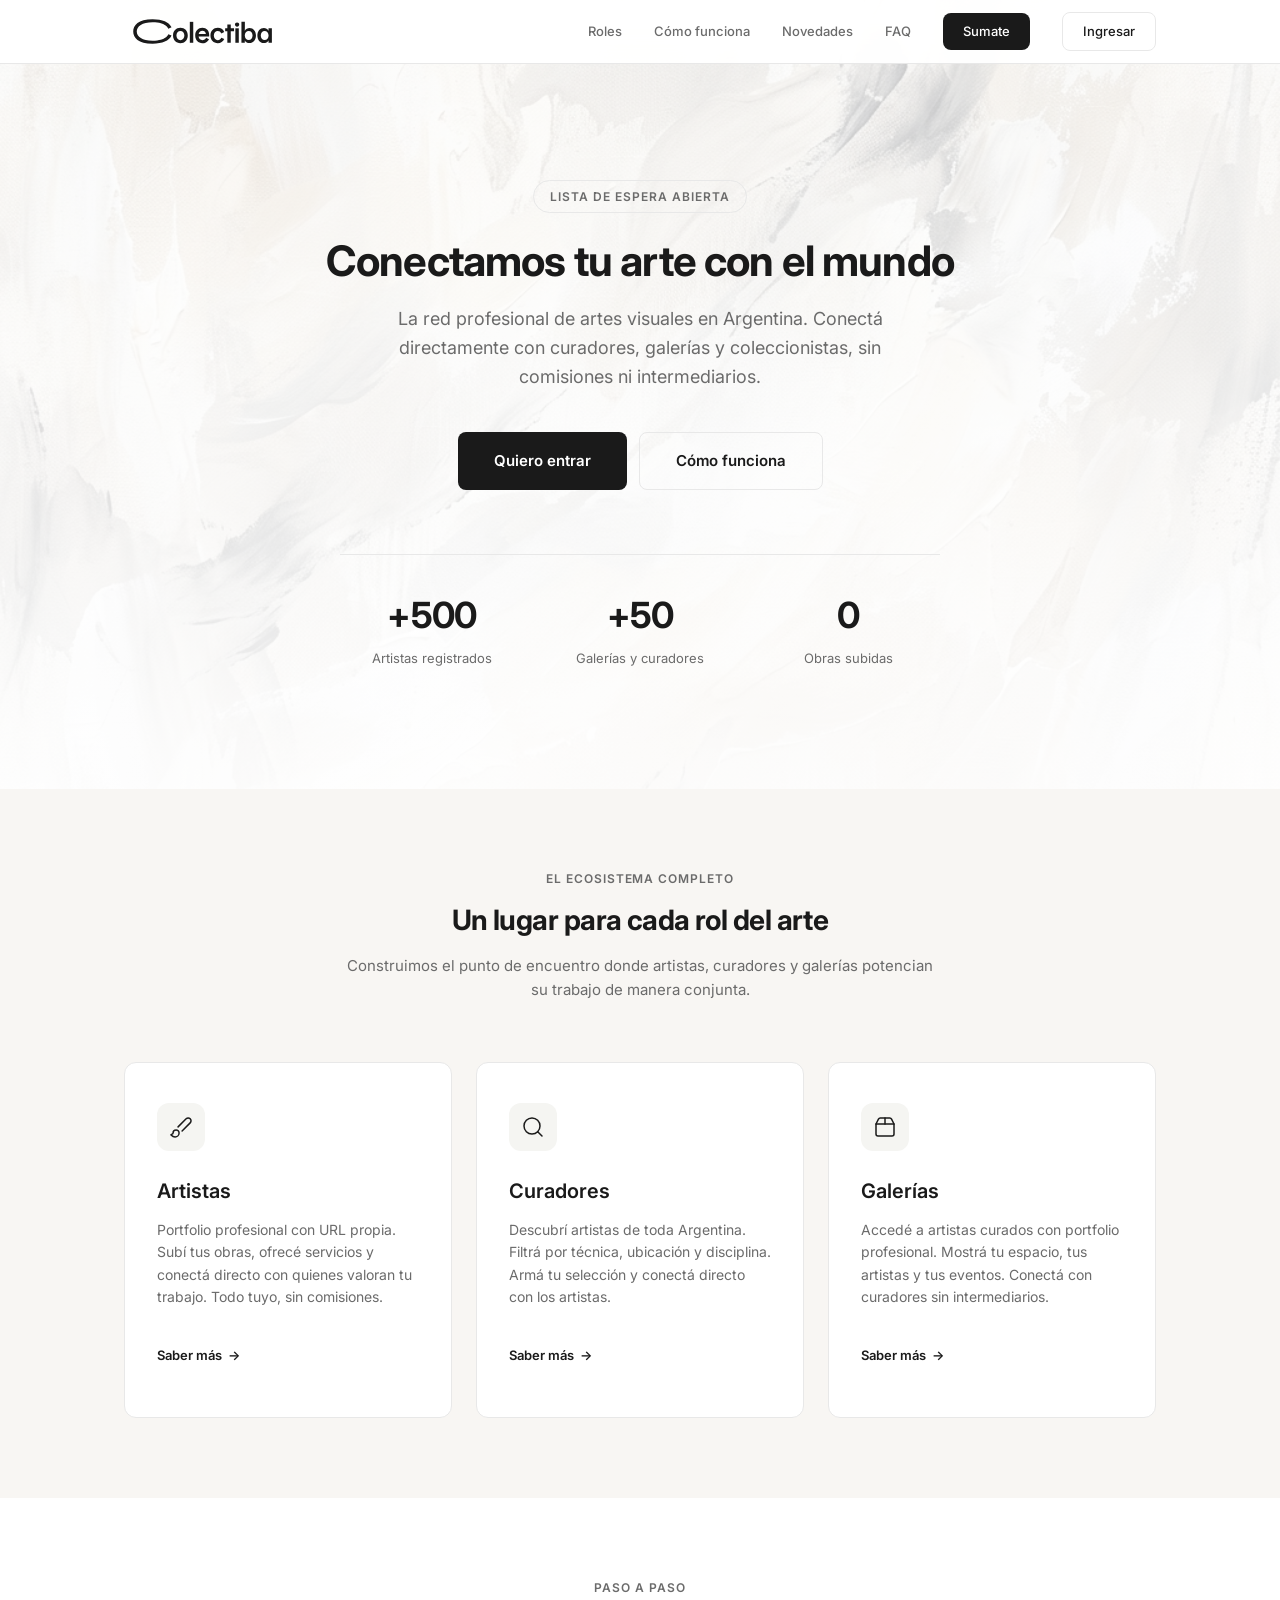
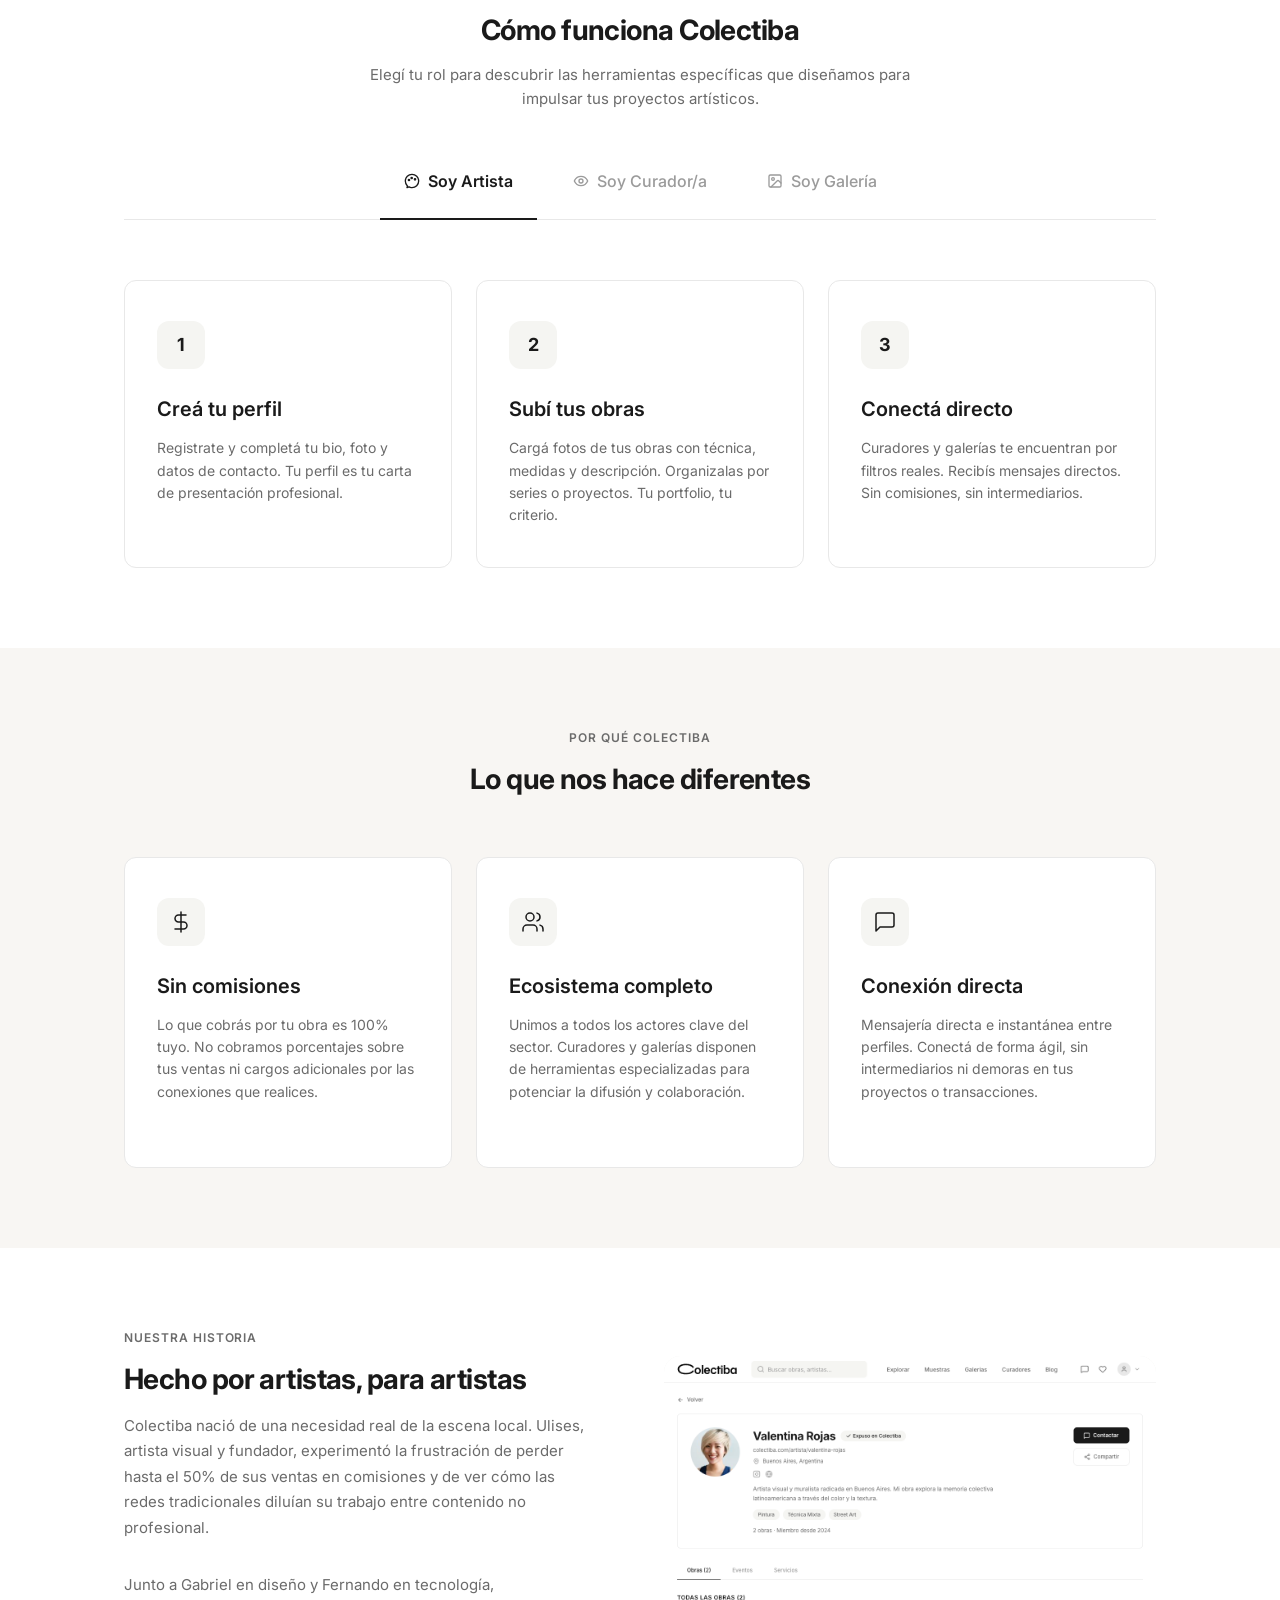
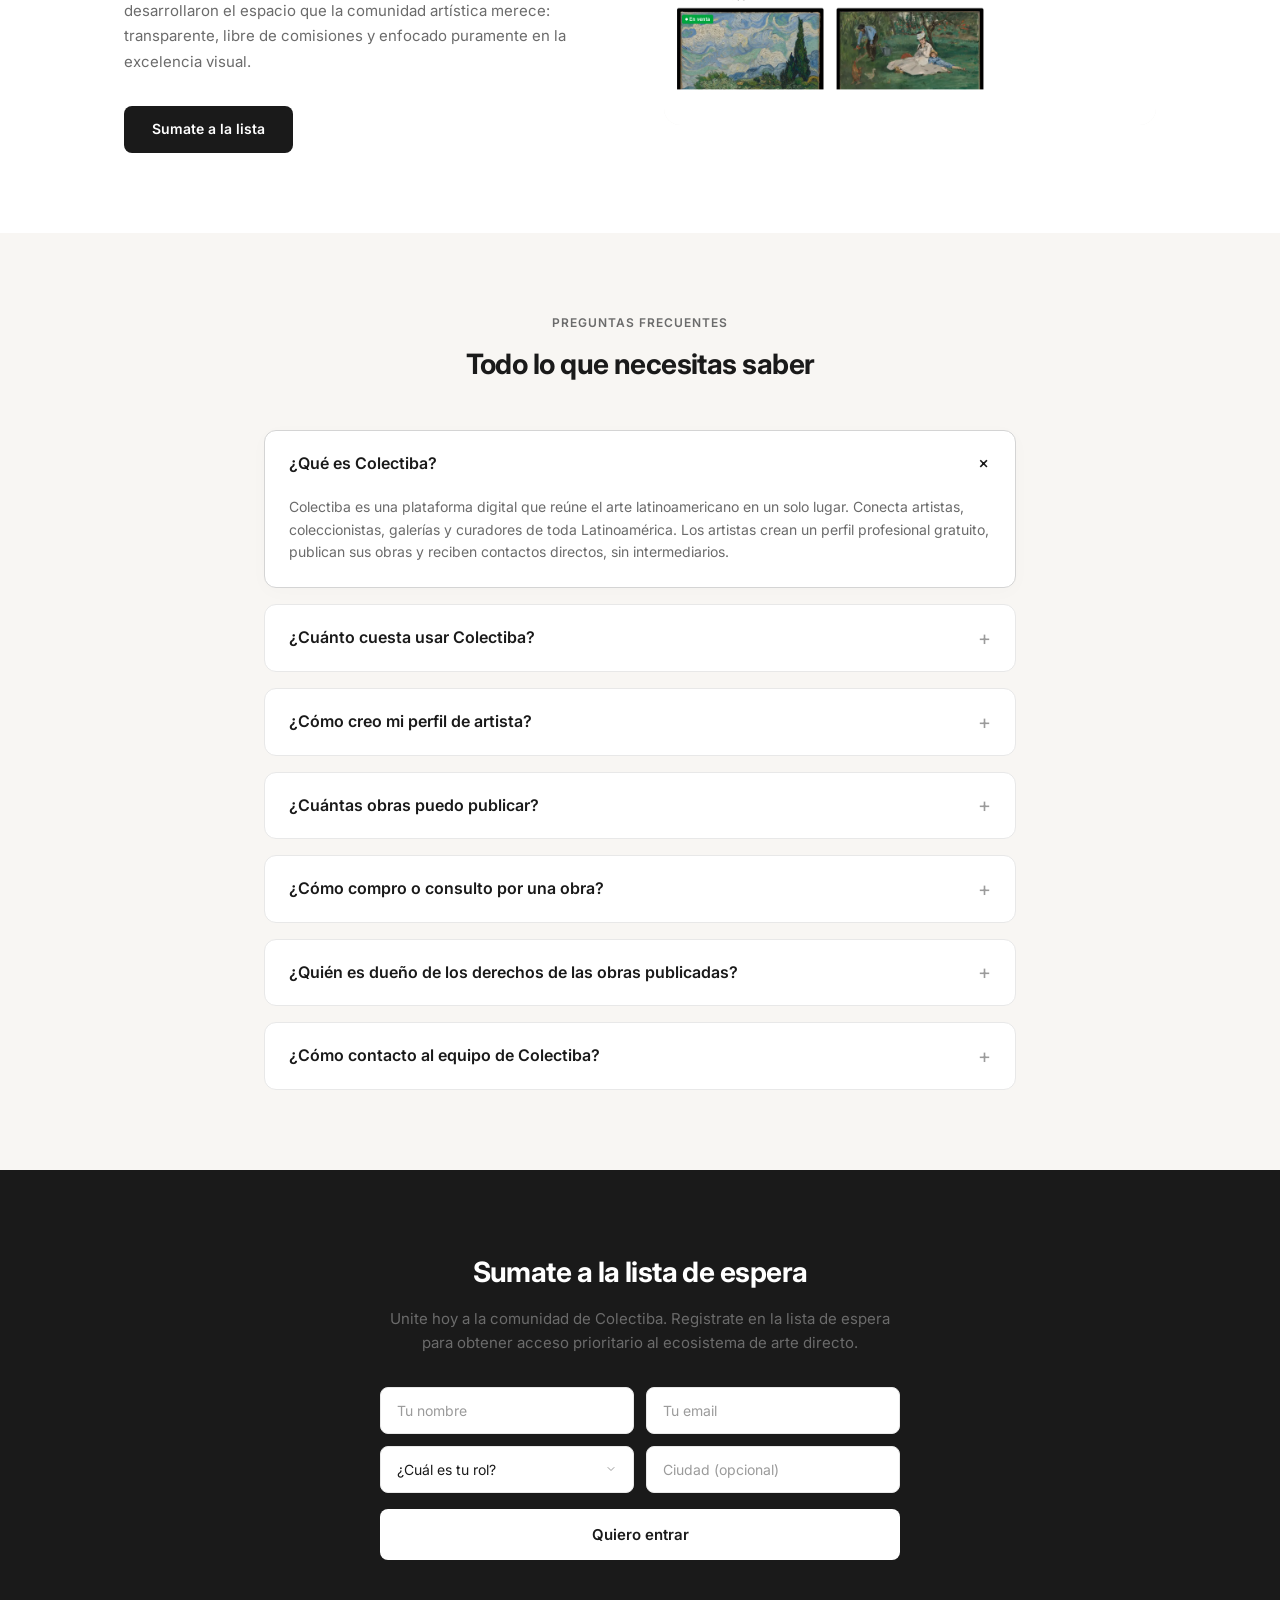
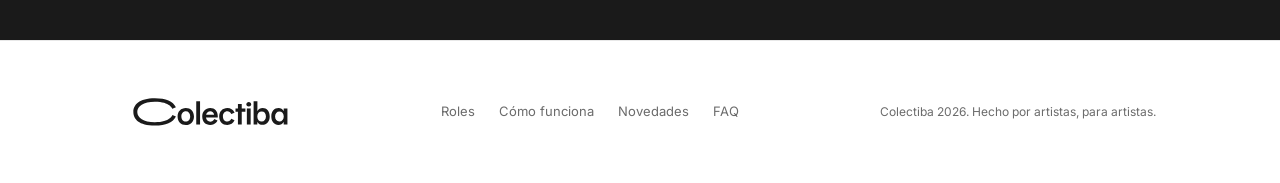
<file: index.html>
<!DOCTYPE html>
<html lang="es">
<head>
  <meta charset="UTF-8">
  <meta name="viewport" content="width=device-width, initial-scale=1.0">
  <title>Colectiba — Conectamos tu arte con el mundo</title>
  <meta name="description" content="Plataforma y movimiento de artistas de Argentina. Portfolio profesional, conexión directa con curadores y galerías. Sin comisiones.">
  <link rel="canonical" href="https://www.colectiba.com/">
  <meta property="og:title" content="Colectiba — Conectamos tu arte con el mundo">
  <meta property="og:description" content="Plataforma que une artistas, curadores y galerías de Argentina. Sin comisiones. Conexión directa.">
  <meta property="og:url" content="https://www.colectiba.com/">
  <meta property="og:type" content="website">
  <meta property="og:locale" content="es_AR">
  <meta property="og:image" content="https://www.colectiba.com/og-image.jpg">
  <meta name="twitter:card" content="summary">
  <meta name="twitter:title" content="Colectiba — Conectamos tu arte con el mundo">
  <meta name="twitter:description" content="Plataforma que une artistas, curadores y galerías de Argentina. Sin comisiones.">
  <link rel="icon" type="image/svg+xml" href="favicon.svg">
  <link rel="preconnect" href="https://fonts.googleapis.com">
  <link rel="preconnect" href="https://fonts.gstatic.com" crossorigin>
  <link rel="preload" href="https://fonts.googleapis.com/css2?family=Inter:wght@400;500;600;700&display=swap" as="style" onload="this.onload=null;this.rel='stylesheet'">
  <noscript><link rel="stylesheet" href="https://fonts.googleapis.com/css2?family=Inter:wght@400;500;600;700&display=swap"></noscript>
  <link rel="stylesheet" href="styles.css?v=1.1">
  <script type="application/ld+json">
  {
    "@context": "https://schema.org",
    "@type": "Organization",
    "name": "Colectiba",
    "url": "https://www.colectiba.com",
    "description": "Plataforma y movimiento que conecta artistas, curadores y galerías de Argentina."
  }
  </script>
  <script type="application/ld+json">
  {
    "@context": "https://schema.org",
    "@type": "FAQPage",
    "mainEntity": [
      {
        "@type": "Question",
        "name": "¿Qué es Colectiba?",
        "acceptedAnswer": {
          "@type": "Answer",
          "text": "Colectiba es una plataforma digital que reúne el arte latinoamericano en un solo lugar. Conecta artistas, coleccionistas, galerías y curadores de toda Latinoamérica. Los artistas crean un perfil profesional gratuito, publican sus obras y reciben contactos directos, sin intermediarios."
        }
      },
      {
        "@type": "Question",
        "name": "¿Cuánto cuesta usar Colectiba?",
        "acceptedAnswer": {
          "@type": "Answer",
          "text": "Crear tu perfil de artista y publicar obras es gratis. Colectiba no cobra comisiones por las ventas: el contacto entre artista y comprador es directo, y lo que cobrás por tu obra es tuyo."
        }
      },
      {
        "@type": "Question",
        "name": "¿Cómo creo mi perfil de artista?",
        "acceptedAnswer": {
          "@type": "Answer",
          "text": "Registrate en app.colectiba.com/registro con tu nombre, un nombre de usuario para tu URL personalizada (colectiba.com/artista/tu-nombre), tu email y una contraseña. Después podés completar tu perfil con foto, biografía, ubicación y redes sociales."
        }
      },
      {
        "@type": "Question",
        "name": "¿Cuántas obras puedo publicar?",
        "acceptedAnswer": {
          "@type": "Answer",
          "text": "El plan gratuito permite tener hasta 5 obras publicadas a la vez. Podés archivar una obra para publicar otra nueva cuando quieras."
        }
      },
      {
        "@type": "Question",
        "name": "¿Cómo compro o consulto por una obra?",
        "acceptedAnswer": {
          "@type": "Answer",
          "text": "Cada obra tiene un botón 'Contactar artista' que abre un mensaje directo con el autor. El precio publicado es referencial: los detalles de la venta, el pago y el envío se acuerdan directamente entre comprador y artista."
        }
      },
      {
        "@type": "Question",
        "name": "¿Quién es dueño de los derechos de las obras publicadas?",
        "acceptedAnswer": {
          "@type": "Answer",
          "text": "Siempre el artista. Publicar en Colectiba no transfiere ningún derecho de propiedad intelectual: las imágenes se muestran con protecciones básicas contra descarga y la reproducción sin autorización está prohibida."
        }
      },
      {
        "@type": "Question",
        "name": "¿Cómo contacto al equipo de Colectiba?",
        "acceptedAnswer": {
          "@type": "Answer",
          "text": "Escribinos a hola@colectiba.com o usá el formulario de la página de contacto. Para soporte técnico: soporte@colectiba.com."
        }
      }
    ]
  }
  </script>
</head>
<body>
  <a href="#contenido" class="skip-link">Saltar al contenido</a>

  <!-- Nav -->
  <nav class="nav" aria-label="Navegación principal">
    <div class="container">
      <a href="index.html" class="nav__logo" aria-label="Colectiba — Inicio">
        <svg viewBox="5 148 585 110" xmlns="http://www.w3.org/2000/svg" fill="currentColor" aria-hidden="true">
          <path d="M202.27,188.14c-17.71,0-30.08,12.86-30.08,31.27s12.37,31.25,30.08,31.25,29.97-12.91,29.97-31.38-12.32-31.14-29.97-31.14ZM202.27,238.24c-9.58,0-16.26-7.75-16.26-18.83s6.68-18.83,16.26-18.83,16.14,7.69,16.14,18.71-6.63,18.96-16.14,18.96Z"/>
          <rect x="240.59" y="163.64" width="13.95" height="85.27"/>
          <path d="M291.81,188.14c-17.22,0-29.26,12.91-29.26,31.38s12.04,31.14,29.26,31.14c20.43,0,26.7-16.58,26.7-16.58l-11.77-5.64s-3.51,9.91-14.69,9.91c-8.23,0-14.42-5.78-15.85-14.78h43.12s.25-3.75.25-5.33c0-18.56-10.62-30.1-27.75-30.1ZM276.7,212.79c2.16-7.8,7.78-12.45,15.11-12.45,7.72,0,12.8,4.41,14.34,12.45h-29.45Z"/>
          <path d="M381.12,233.26l-.14.28c-4.98,11.03-14.32,17.11-26.32,17.11-17.65,0-29.97-12.84-29.97-31.25s12.28-31.27,29.85-31.27c12.24,0,21.34,5.85,26.33,16.89l.13.28-.28.13-11.44,5.25-.3.14-.13-.3c-2.9-6.51-7.85-9.96-14.31-9.96-9.5,0-16.14,7.74-16.14,18.83s6.68,18.83,16.26,18.83c6.35,0,11.25-3.5,14.18-10.09l.13-.3.3.14,11.55,5.14.3.13Z"/>
          <polygon points="420.84 190.02 420.84 202.44 407.42 202.44 407.42 248.91 393.47 248.91 393.47 202.44 384.6 202.44 384.6 190.02 393.47 190.02 393.47 174.02 407.42 174.02 407.42 190.02 420.84 190.02"/>
          <path d="M441.86,174.92c0,4.87-3.58,8.26-8.71,8.26s-8.73-3.39-8.73-8.26,3.59-8.37,8.73-8.37,8.71,3.45,8.71,8.37Z"/>
          <rect x="426.17" y="190.02" width="13.95" height="58.89"/>
          <path d="M484.04,188.62c-8.43,0-15.1,3.78-19.32,10.95l-.32-.05c.46-5.07.46-7.89.46-13.39v-22.49h-13.95v85.27h13.71v-.32c0-3.29,0-5.93-.22-9.08l.32-.03c4.19,7.2,10.35,10.7,18.85,10.7,15.59,0,26.47-12.61,26.47-30.67s-10.7-30.9-26-30.9ZM480.65,237.77c-9.66,0-16.15-7.38-16.15-18.36s6.49-18.25,16.15-18.25,15.55,7.28,15.55,18.12-6.24,18.37-15.55,18.48Z"/>
          <path d="M561.27,190.02v.32c0,3.29,0,5.93.2,9.08l-.32.03c-4.19-7.2-10.32-10.7-18.72-10.7-15.66,0-26.58,12.65-26.58,30.78s10.68,30.79,26,30.79c8.42,0,15.1-3.78,19.3-10.95l.32.05c-.2,3.36-.2,9.5-.2,9.5h13.69v-58.89h-13.69ZM545.35,237.77c-9.38,0-15.68-7.33-15.68-18.25s6.45-18.36,15.68-18.36,16.15,7.33,16.15,18.25-6.35,18.36-16.15,18.36Z"/>
          <path d="M153.09,213.82l13.02,5.78c-10.63,22.17-36.59,33.05-77.25,33.05-58.82,0-78.97-24.82-78.87-50.02-.23-24.96,20.36-50.02,78.87-50.02,40.66,0,66.62,10.88,77.25,33.05l-13.02,5.78s-7.69-26.36-64.3-26.36c-42.18,0-64.44,17.1-64.44,37.65.73,21.71,22.26,37.47,64.44,37.47,56.6,0,64.3-26.36,64.3-26.36Z"/>
        </svg>
      </a>
      <ul class="nav__links">
        <li><a href="#roles">Roles</a></li>
        <li><a href="#como-funciona">Cómo funciona</a></li>
        <li><a href="novedades.html">Novedades</a></li>
        <li><a href="#faq">FAQ</a></li>
        <li><a href="#waitlist" class="btn btn--primary btn--small">Sumate</a></li>
        <li><a href="https://app.colectiba.com/login" class="btn btn--secondary btn--small">Ingresar</a></li>
      </ul>
      <button class="nav__mobile-toggle" aria-label="Menú" aria-expanded="false" onclick="this.setAttribute('aria-expanded', this.getAttribute('aria-expanded') === 'false' ? 'true' : 'false'); document.querySelector('.nav__links').classList.toggle('open')">
        <span></span><span></span><span></span>
      </button>
    </div>
  </nav>

  <main id="contenido">

  <!-- Hero -->
  <section class="hero">
    <div class="container">
      <span class="hero__tag">Lista de espera abierta</span>
      <h1 class="hero__title font-display">Conectamos tu arte con el mundo</h1>
      <p class="hero__subtitle">La red profesional de artes visuales en Argentina. Conectá directamente con curadores, galerías y coleccionistas, sin comisiones ni intermediarios.</p>
      <div class="hero__cta">
        <a href="#waitlist" class="btn btn--primary btn--large">Quiero entrar</a>
        <a href="#como-funciona" class="btn btn--secondary btn--large">Cómo funciona</a>
      </div>
      <div class="stats">
        <div class="stat-item">
          <div class="stat__number font-display" id="stat-artists">+500</div>
          <div class="stat__label">Artistas registrados</div>
        </div>
        <div class="stat-item">
          <div class="stat__number font-display" id="stat-curators-galleries">+50</div>
          <div class="stat__label">Galerías y curadores</div>
        </div>
        <div class="stat-item">
          <div class="stat__number font-display" id="stat-artworks">0</div>
          <div class="stat__label">Obras subidas</div>
        </div>
      </div>
    </div>
  </section>

    <section class="section section--warm" id="roles">
    <div class="container">
      <div class="section-header">
        <p class="section-header__tag">El ecosistema completo</p>
        <h2 class="section-header__title font-display">Un lugar para cada rol del arte</h2>
        <p class="section-header__text">Construimos el punto de encuentro donde artistas, curadores y galerías potencian su trabajo de manera conjunta.</p>
      </div>
      <div class="profiles">
        <!-- Artistas -->
        <div class="profile-card">
          <div class="profile-card__icon">
            <svg xmlns="http://www.w3.org/2000/svg" width="24" height="24" viewBox="0 0 24 24" fill="none" stroke="currentColor" aria-hidden="true" stroke-width="1.5" stroke-linecap="round" stroke-linejoin="round"><path d="m9.06 11.9 8.07-8.06a2.85 2.85 0 1 1 4.03 4.03l-8.06 8.08"/><path d="M7.07 14.94c-1.66 0-3 1.35-3 3.02 0 1.33-2.5 1.52-2 2.02 1.08 1.1 2.49 2.02 4 2.02 2.2 0 4-1.8 4-4.04a3.01 3.01 0 0 0-3-3.02z"/></svg>
          </div>
          <h3 class="profile-card__title">Artistas</h3>
          <p class="profile-card__desc">Portfolio profesional con URL propia. Subí tus obras, ofrecé servicios y conectá directo con quienes valoran tu trabajo. Todo tuyo, sin comisiones.</p>
          <a href="novedades.html#artistas" class="profile-card__link">Saber más</a>
        </div>
        <!-- Curadores -->
        <div class="profile-card">
          <div class="profile-card__icon">
            <svg xmlns="http://www.w3.org/2000/svg" width="24" height="24" viewBox="0 0 24 24" fill="none" stroke="currentColor" aria-hidden="true" stroke-width="1.5" stroke-linecap="round" stroke-linejoin="round"><circle cx="11" cy="11" r="8"/><path d="m21 21-4.3-4.3"/></svg>
          </div>
          <h3 class="profile-card__title">Curadores</h3>
          <p class="profile-card__desc">Descubrí artistas de toda Argentina. Filtrá por técnica, ubicación y disciplina. Armá tu selección y conectá directo con los artistas.</p>
          <a href="novedades.html#curadores" class="profile-card__link">Saber más</a>
        </div>
        <!-- Galerías -->
        <div class="profile-card">
          <div class="profile-card__icon">
            <svg xmlns="http://www.w3.org/2000/svg" width="24" height="24" viewBox="0 0 24 24" fill="none" stroke="currentColor" aria-hidden="true" stroke-width="1.5" stroke-linecap="round" stroke-linejoin="round"><path d="M3 9h18v10a2 2 0 0 1-2 2H5a2 2 0 0 1-2-2V9Z"/><path d="m3 9 2.45-4.9A2 2 0 0 1 7.24 3h9.52a2 2 0 0 1 1.8 1.1L21 9"/><path d="M12 3v6"/></svg>
          </div>
          <h3 class="profile-card__title">Galerías</h3>
          <p class="profile-card__desc">Accedé a artistas curados con portfolio profesional. Mostrá tu espacio, tus artistas y tus eventos. Conectá con curadores sin intermediarios.</p>
          <a href="novedades.html#galerias" class="profile-card__link">Saber más</a>
        </div>
      </div>
    </div>
  </section>

  <!-- Cómo funciona (Interactivo) -->
  <section class="section" id="como-funciona">
    <div class="container">
      <div class="section-header">
        <p class="section-header__tag">Paso a paso</p>
        <h2 class="section-header__title font-display">Cómo funciona Colectiba</h2>
        <p class="section-header__text">Elegí tu rol para descubrir las herramientas específicas que diseñamos para impulsar tus proyectos artísticos.</p>
      </div>

      <!-- Selector de pestañas -->
      <div class="tabs-nav" role="tablist" aria-label="Cómo funciona por rol">
        <button class="tab-btn active" role="tab" aria-selected="true" aria-controls="panel-artista" id="tab-artista">
          <svg class="tab-btn__icon" xmlns="http://www.w3.org/2000/svg" width="16" height="16" viewBox="0 0 24 24" fill="none" stroke="currentColor" stroke-width="2" stroke-linecap="round" stroke-linejoin="round"><path d="M12 22c5.523 0 10-4.477 10-10S17.523 2 12 2 2 6.477 2 12c0 2.725 1.09 5.196 2.859 7 .155.156.234.234.29.325.105.172.133.38.078.574-.03.103-.086.194-.2.376C4.545 21.047 4.297 21.759 4.672 21.943c.376.184 1.29-.2 2.329-.942.147-.106.22-.158.305-.186a.8.8 0 0 1 .52.052c.077.044.144.11.277.244C9.256 22.264 10.75 22 12 22z"/><circle cx="7.5" cy="10.5" r="1"/><circle cx="11.5" cy="7.5" r="1"/><circle cx="16.5" cy="9.5" r="1"/></svg>
          Soy Artista
        </button>
        <button class="tab-btn" role="tab" aria-selected="false" aria-controls="panel-curador" id="tab-curador">
          <svg class="tab-btn__icon" xmlns="http://www.w3.org/2000/svg" width="16" height="16" viewBox="0 0 24 24" fill="none" stroke="currentColor" stroke-width="2" stroke-linecap="round" stroke-linejoin="round"><path d="M2 12s3-7 10-7 10 7 10 7-3 7-10 7-10-7-10-7Z"/><circle cx="12" cy="12" r="3"/></svg>
          Soy Curador/a
        </button>
        <button class="tab-btn" role="tab" aria-selected="false" aria-controls="panel-galeria" id="tab-galeria">
          <svg class="tab-btn__icon" xmlns="http://www.w3.org/2000/svg" width="16" height="16" viewBox="0 0 24 24" fill="none" stroke="currentColor" stroke-width="2" stroke-linecap="round" stroke-linejoin="round"><rect width="18" height="18" x="3" y="3" rx="2" ry="2"/><circle cx="9" cy="9" r="2"/><path d="m21 15-3.086-3.086a2 2 0 0 0-2.828 0L6 21"/></svg>
          Soy Galería
        </button>
      </div>

      <!-- Contenedor de paneles -->
      <div class="tabs-content">
        <!-- Panel Artista -->
        <div class="tab-panel active" id="panel-artista" role="tabpanel" aria-labelledby="tab-artista">
          <div class="steps">
            <div class="step">
              <div class="step__number">1</div>
              <h3 class="step__title">Creá tu perfil</h3>
              <p class="step__desc">Registrate y completá tu bio, foto y datos de contacto. Tu perfil es tu carta de presentación profesional.</p>
            </div>
            <div class="step">
              <div class="step__number">2</div>
              <h3 class="step__title">Subí tus obras</h3>
              <p class="step__desc">Cargá fotos de tus obras con técnica, medidas y descripción. Organizalas por series o proyectos. Tu portfolio, tu criterio.</p>
            </div>
            <div class="step">
              <div class="step__number">3</div>
              <h3 class="step__title">Conectá directo</h3>
              <p class="step__desc">Curadores y galerías te encuentran por filtros reales. Recibís mensajes directos. Sin comisiones, sin intermediarios.</p>
            </div>
          </div>
        </div>

        <!-- Panel Curador -->
        <div class="tab-panel" id="panel-curador" role="tabpanel" aria-labelledby="tab-curador" style="display: none;">
          <div class="steps steps--ghost">
            <div class="step">
              <div class="step__number">1</div>
              <h3 class="step__title">Creá tu perfil</h3>
              <p class="step__desc">Registrate como curador. Completá tu bio, tu especialidad y tu visión curatorial.</p>
            </div>
            <div class="step">
              <div class="step__number">2</div>
              <h3 class="step__title">Explorá artistas</h3>
              <p class="step__desc">Usá filtros por técnica, ubicación y disciplina. Guardá artistas en tu selección. Accedé a portfolios profesionales completos.</p>
            </div>
            <div class="step">
              <div class="step__number">3</div>
              <h3 class="step__title">Conectá y seleccioná</h3>
              <p class="step__desc">Escribile directo a los artistas. Armá selecciones públicas. Conectá con galerías para co-crear proyectos.</p>
            </div>
          </div>
        </div>

        <!-- Panel Galería -->
        <div class="tab-panel" id="panel-galeria" role="tabpanel" aria-labelledby="tab-galeria" style="display: none;">
          <div class="steps steps--cards">
            <div class="step">
              <div class="step__number">1</div>
              <h3 class="step__title">Creá el perfil de tu galería</h3>
              <p class="step__desc">Mostrá tu espacio, tu ubicación, los artistas que representás y tus próximos eventos.</p>
            </div>
            <div class="step">
              <div class="step__number">2</div>
              <h3 class="step__title">Descubrí artistas</h3>
              <p class="step__desc">Navegá portfolios profesionales. Mirá las selecciones de curadores. Encontrá las voces que encajan con tu galería.</p>
            </div>
            <div class="step">
              <div class="step__number">3</div>
              <h3 class="step__title">Conectá sin intermediarios</h3>
              <p class="step__desc">Escribile directo a artistas y curadores. Proponé muestras, colaboraciones y proyectos. Todo en un mismo lugar.</p>
            </div>
          </div>
        </div>
      </div>
    </div>
  </section>

  <!-- Diferenciadores -->
  <section class="section section--warm">
    <div class="container">
      <div class="section-header">
        <p class="section-header__tag">Por qué Colectiba</p>
        <h2 class="section-header__title font-display">Lo que nos hace diferentes</h2>
      </div>
      <div class="profiles">
        <div class="profile-card">
          <div class="profile-card__icon">
            <svg xmlns="http://www.w3.org/2000/svg" width="24" height="24" viewBox="0 0 24 24" fill="none" stroke="currentColor" aria-hidden="true" stroke-width="1.5" stroke-linecap="round" stroke-linejoin="round"><line x1="12" x2="12" y1="2" y2="22"/><path d="M17 5H9.5a3.5 3.5 0 0 0 0 7h5a3.5 3.5 0 0 1 0 7H6"/></svg>
          </div>
          <h3 class="profile-card__title">Sin comisiones</h3>
          <p class="profile-card__desc">Lo que cobrás por tu obra es 100% tuyo. No cobramos porcentajes sobre tus ventas ni cargos adicionales por las conexiones que realices.</p>
        </div>
        <div class="profile-card">
          <div class="profile-card__icon">
            <svg xmlns="http://www.w3.org/2000/svg" width="24" height="24" viewBox="0 0 24 24" fill="none" stroke="currentColor" aria-hidden="true" stroke-width="1.5" stroke-linecap="round" stroke-linejoin="round"><path d="M16 21v-2a4 4 0 0 0-4-4H6a4 4 0 0 0-4 4v2"/><circle cx="9" cy="7" r="4"/><path d="M22 21v-2a4 4 0 0 0-3-3.87"/><path d="M16 3.13a4 4 0 0 1 0 7.75"/></svg>
          </div>
          <h3 class="profile-card__title">Ecosistema completo</h3>
          <p class="profile-card__desc">Unimos a todos los actores clave del sector. Curadores y galerías disponen de herramientas especializadas para potenciar la difusión y colaboración.</p>
        </div>
        <div class="profile-card">
          <div class="profile-card__icon">
            <svg xmlns="http://www.w3.org/2000/svg" width="24" height="24" viewBox="0 0 24 24" fill="none" stroke="currentColor" aria-hidden="true" stroke-width="1.5" stroke-linecap="round" stroke-linejoin="round"><path d="M21 15a2 2 0 0 1-2 2H7l-4 4V5a2 2 0 0 1 2-2h14a2 2 0 0 1 2 2z"/></svg>
          </div>
          <h3 class="profile-card__title">Conexión directa</h3>
          <p class="profile-card__desc">Mensajería directa e instantánea entre perfiles. Conectá de forma ágil, sin intermediarios ni demoras en tus proyectos o transacciones.</p>
        </div>
      </div>
    </div>
  </section>

  <!-- Hecho por artistas -->
  <section class="section">
    <div class="container">
      <div class="features">
        <div class="features__content">
          <p class="features__tag">Nuestra historia</p>
          <h2 class="features__title font-display">Hecho por artistas, para artistas</h2>
          <p class="features__text">Colectiba nació de una necesidad real de la escena local. Ulises, artista visual y fundador, experimentó la frustración de perder hasta el 50% de sus ventas en comisiones y de ver cómo las redes tradicionales diluían su trabajo entre contenido no profesional.</p>
          <p class="features__text">Junto a Gabriel en diseño y Fernando en tecnología, desarrollaron el espacio que la comunidad artística merece: transparente, libre de comisiones y enfocado puramente en la excelencia visual.</p>
          <a href="#waitlist" class="btn btn--primary">Sumate a la lista</a>
        </div>
        <div class="features__visual">
          <img src="screenshot-artista.png" alt="Plataforma de Colectiba creada por y para artistas" loading="lazy">
        </div>
      </div>
    </div>
  </section>

  <!-- FAQ Section -->
  <section class="section section--warm" id="faq">
    <div class="container" style="max-width: 800px;">
      <div class="section-header">
        <p class="section-header__tag">Preguntas frecuentes</p>
        <h2 class="section-header__title font-display">Todo lo que necesitas saber</h2>
      </div>
      <div class="faq-list">
        <details class="faq-item" open>
          <summary class="faq-item__question">¿Qué es Colectiba?</summary>
          <div class="faq-item__answer">
            <p>Colectiba es una plataforma digital que reúne el arte latinoamericano en un solo lugar. Conecta artistas, coleccionistas, galerías y curadores de toda Latinoamérica. Los artistas crean un perfil profesional gratuito, publican sus obras y reciben contactos directos, sin intermediarios.</p>
          </div>
        </details>
        <details class="faq-item">
          <summary class="faq-item__question">¿Cuánto cuesta usar Colectiba?</summary>
          <div class="faq-item__answer">
            <p>Crear tu perfil de artista y publicar obras es gratis. Colectiba no cobra comisiones por las ventas: el contacto entre artista y comprador es directo, y lo que cobrás por tu obra es tuyo.</p>
          </div>
        </details>
        <details class="faq-item">
          <summary class="faq-item__question">¿Cómo creo mi perfil de artista?</summary>
          <div class="faq-item__answer">
            <p>Registrate en <a href="https://app.colectiba.com/registro" target="_blank" rel="noopener noreferrer">app.colectiba.com/registro</a> con tu nombre, un nombre de usuario para tu URL personalizada (colectiba.com/artista/tu-nombre), tu email y una contraseña. Después podés completar tu perfil con foto, biografía, ubicación y redes sociales.</p>
          </div>
        </details>
        <details class="faq-item">
          <summary class="faq-item__question">¿Cuántas obras puedo publicar?</summary>
          <div class="faq-item__answer">
            <p>El plan gratuito permite tener hasta 5 obras publicadas a la vez. Podés archivar una obra para publicar otra nueva cuando quieras.</p>
          </div>
        </details>
        <details class="faq-item">
          <summary class="faq-item__question">¿Cómo compro o consulto por una obra?</summary>
          <div class="faq-item__answer">
            <p>Cada obra tiene un botón 'Contactar artista' que abre un mensaje directo con el autor. El precio publicado es referencial: los detalles de la venta, el pago y el envío se acuerdan directamente entre comprador y artista.</p>
          </div>
        </details>
        <details class="faq-item">
          <summary class="faq-item__question">¿Quién es dueño de los derechos de las obras publicadas?</summary>
          <div class="faq-item__answer">
            <p>Siempre el artista. Publicar en Colectiba no transfiere ningún derecho de propiedad intelectual: las imágenes se muestran con protecciones básicas contra descarga y la reproducción sin autorización está prohibida.</p>
          </div>
        </details>
        <details class="faq-item">
          <summary class="faq-item__question">¿Cómo contacto al equipo de Colectiba?</summary>
          <div class="faq-item__answer">
            <p>Escribinos a <a href="mailto:hola@colectiba.com">hola@colectiba.com</a> o usá el formulario de la página de contacto. Para soporte técnico: <a href="mailto:soporte@colectiba.com">soporte@colectiba.com</a>.</p>
          </div>
        </details>
      </div>
    </div>
  </section>

  <!-- CTA Waitlist -->
  <section class="section section--dark" id="waitlist">
    <div class="container">
      <div class="waitlist">
        <h2 class="waitlist__title font-display">Sumate a la lista de espera</h2>
        <p class="waitlist__subtitle">Unite hoy a la comunidad de Colectiba. Registrate en la lista de espera para obtener acceso prioritario al ecosistema de arte directo.</p>
        <form class="waitlist__form" id="waitlistForm">
          <div class="waitlist__row">
            <input type="text" name="nombre" class="waitlist__input" placeholder="Tu nombre" aria-label="Tu nombre" required>
            <input type="email" name="email" class="waitlist__input" placeholder="Tu email" aria-label="Tu email" required>
          </div>
          <div class="waitlist__row">
            <select name="rol" class="waitlist__select" aria-label="Tu rol" required>
              <option value="" disabled selected>¿Cuál es tu rol?</option>
              <option value="artista">Artista</option>
              <option value="curador">Curador/a</option>
              <option value="galeria">Galería</option>
              <option value="coleccionista">Coleccionista / Amante del arte</option>
            </select>
            <input type="text" name="ciudad" class="waitlist__input" placeholder="Ciudad (opcional)" aria-label="Ciudad">
          </div>
          <button type="submit" class="btn btn--white btn--large waitlist__submit">Quiero entrar</button>
        </form>
        <div class="waitlist__success" id="waitlistSuccess">
          <h3>Ya estás en la lista</h3>
          <p>Te vamos a escribir cuando estemos listos. Gracias por creer en el arte argentino.</p>
          <p style="margin-top:1rem"><a href="https://app.colectiba.com/registro" style="color:#fff;text-decoration:underline">¿Ya tenés acceso? Ingresá a la plataforma</a></p>
        </div>
      </div>
    </div>
  </section>

  </main>

  <!-- Footer -->
  <footer class="footer">
    <div class="container">
      <a href="index.html" class="footer__logo" aria-label="Colectiba — Inicio">
        <svg viewBox="5 148 585 110" xmlns="http://www.w3.org/2000/svg" fill="currentColor" aria-hidden="true">
          <path d="M202.27,188.14c-17.71,0-30.08,12.86-30.08,31.27s12.37,31.25,30.08,31.25,29.97-12.91,29.97-31.38-12.32-31.14-29.97-31.14ZM202.27,238.24c-9.58,0-16.26-7.75-16.26-18.83s6.68-18.83,16.26-18.83,16.14,7.69,16.14,18.71-6.63,18.96-16.14,18.96Z"/>
          <rect x="240.59" y="163.64" width="13.95" height="85.27"/>
          <path d="M291.81,188.14c-17.22,0-29.26,12.91-29.26,31.38s12.04,31.14,29.26,31.14c20.43,0,26.7-16.58,26.7-16.58l-11.77-5.64s-3.51,9.91-14.69,9.91c-8.23,0-14.42-5.78-15.85-14.78h43.12s.25-3.75.25-5.33c0-18.56-10.62-30.1-27.75-30.1ZM276.7,212.79c2.16-7.8,7.78-12.45,15.11-12.45,7.72,0,12.8,4.41,14.34,12.45h-29.45Z"/>
          <path d="M381.12,233.26l-.14.28c-4.98,11.03-14.32,17.11-26.32,17.11-17.65,0-29.97-12.84-29.97-31.25s12.28-31.27,29.85-31.27c12.24,0,21.34,5.85,26.33,16.89l.13.28-.28.13-11.44,5.25-.3.14-.13-.3c-2.9-6.51-7.85-9.96-14.31-9.96-9.5,0-16.14,7.74-16.14,18.83s6.68,18.83,16.26,18.83c6.35,0,11.25-3.5,14.18-10.09l.13-.3.3.14,11.55,5.14.3.13Z"/>
          <polygon points="420.84 190.02 420.84 202.44 407.42 202.44 407.42 248.91 393.47 248.91 393.47 202.44 384.6 202.44 384.6 190.02 393.47 190.02 393.47 174.02 407.42 174.02 407.42 190.02 420.84 190.02"/>
          <path d="M441.86,174.92c0,4.87-3.58,8.26-8.71,8.26s-8.73-3.39-8.73-8.26,3.59-8.37,8.73-8.37,8.71,3.45,8.71,8.37Z"/>
          <rect x="426.17" y="190.02" width="13.95" height="58.89"/>
          <path d="M484.04,188.62c-8.43,0-15.1,3.78-19.32,10.95l-.32-.05c.46-5.07.46-7.89.46-13.39v-22.49h-13.95v85.27h13.71v-.32c0-3.29,0-5.93-.22-9.08l.32-.03c4.19,7.2,10.35,10.7,18.85,10.7,15.59,0,26.47-12.61,26.47-30.67s-10.7-30.9-26-30.9ZM480.65,237.77c-9.66,0-16.15-7.38-16.15-18.36s6.49-18.25,16.15-18.25,15.55,7.28,15.55,18.12-6.24,18.37-15.55,18.48Z"/>
          <path d="M561.27,190.02v.32c0,3.29,0,5.93.2,9.08l-.32.03c-4.19-7.2-10.32-10.7-18.72-10.7-15.66,0-26.58,12.65-26.58,30.78s10.68,30.79,26,30.79c8.42,0,15.1-3.78,19.3-10.95l.32.05c-.2,3.36-.2,9.5-.2,9.5h13.69v-58.89h-13.69ZM545.35,237.77c-9.38,0-15.68-7.33-15.68-18.25s6.45-18.36,15.68-18.36,16.15,7.33,16.15,18.25-6.35,18.36-16.15,18.36Z"/>
          <path d="M153.09,213.82l13.02,5.78c-10.63,22.17-36.59,33.05-77.25,33.05-58.82,0-78.97-24.82-78.87-50.02-.23-24.96,20.36-50.02,78.87-50.02,40.66,0,66.62,10.88,77.25,33.05l-13.02,5.78s-7.69-26.36-64.3-26.36c-42.18,0-64.44,17.1-64.44,37.65.73,21.71,22.26,37.47,64.44,37.47,56.6,0,64.3-26.36,64.3-26.36Z"/>
        </svg>
      </a>
      <ul class="footer__links">
        <li><a href="#roles">Roles</a></li>
        <li><a href="#como-funciona">Cómo funciona</a></li>
        <li><a href="novedades.html">Novedades</a></li>
        <li><a href="#faq">FAQ</a></li>
      </ul>
      <span class="footer__copy">Colectiba 2026. Hecho por artistas, para artistas.</span>
    </div>
  </footer>

  <script src="main.js" defer></script>
</body>
</html>
</file>
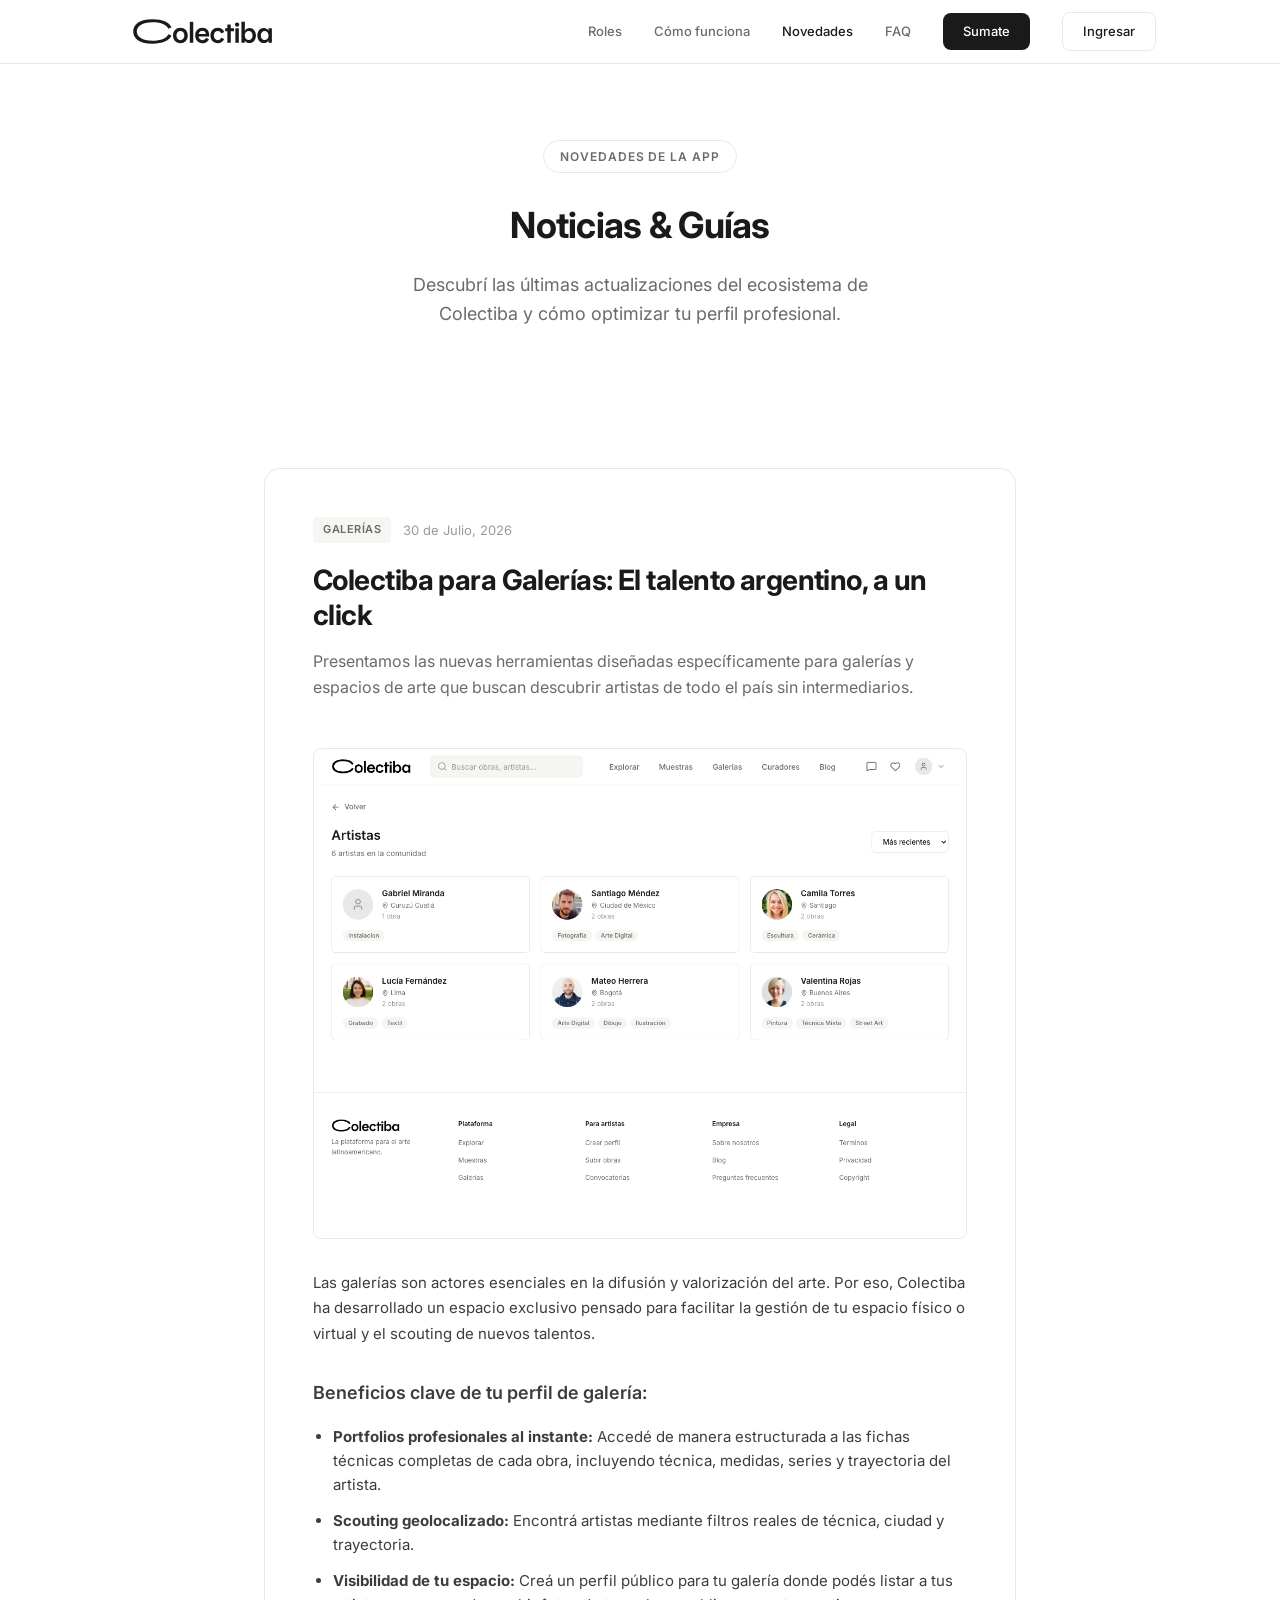
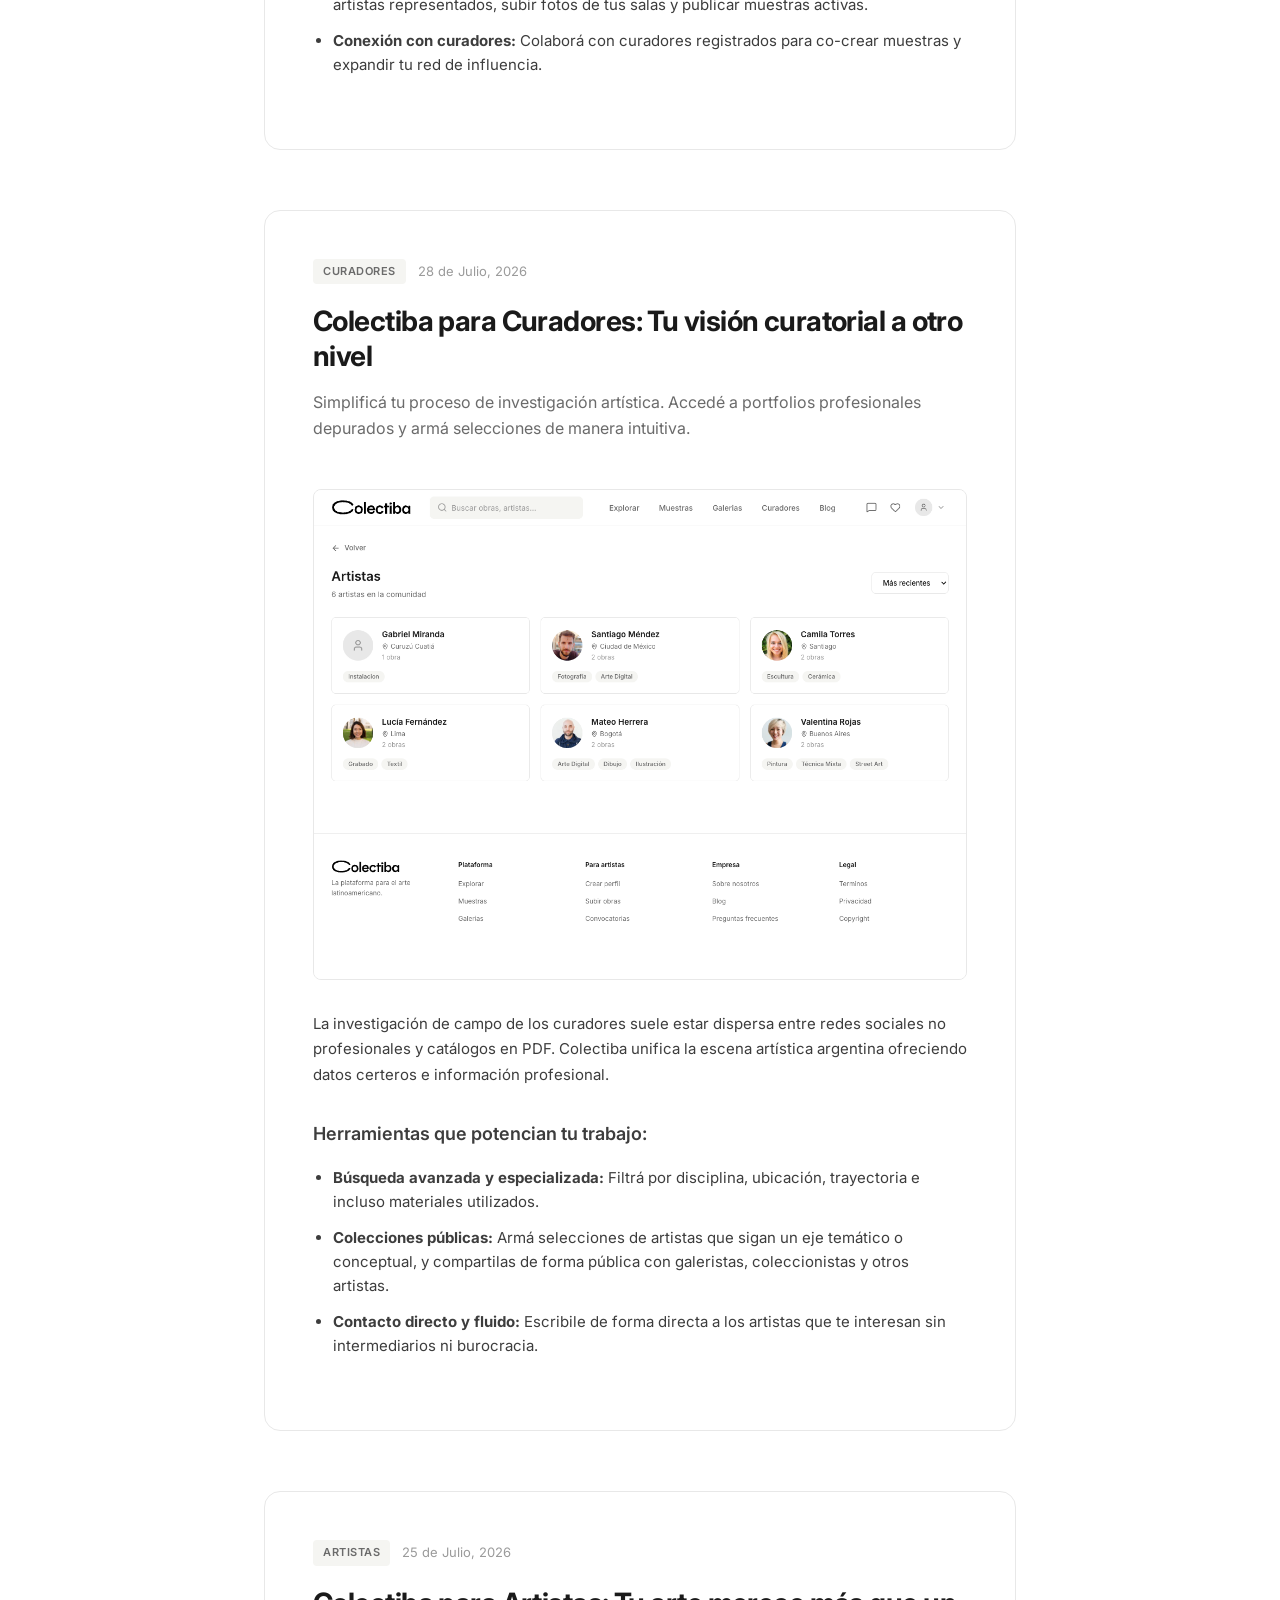
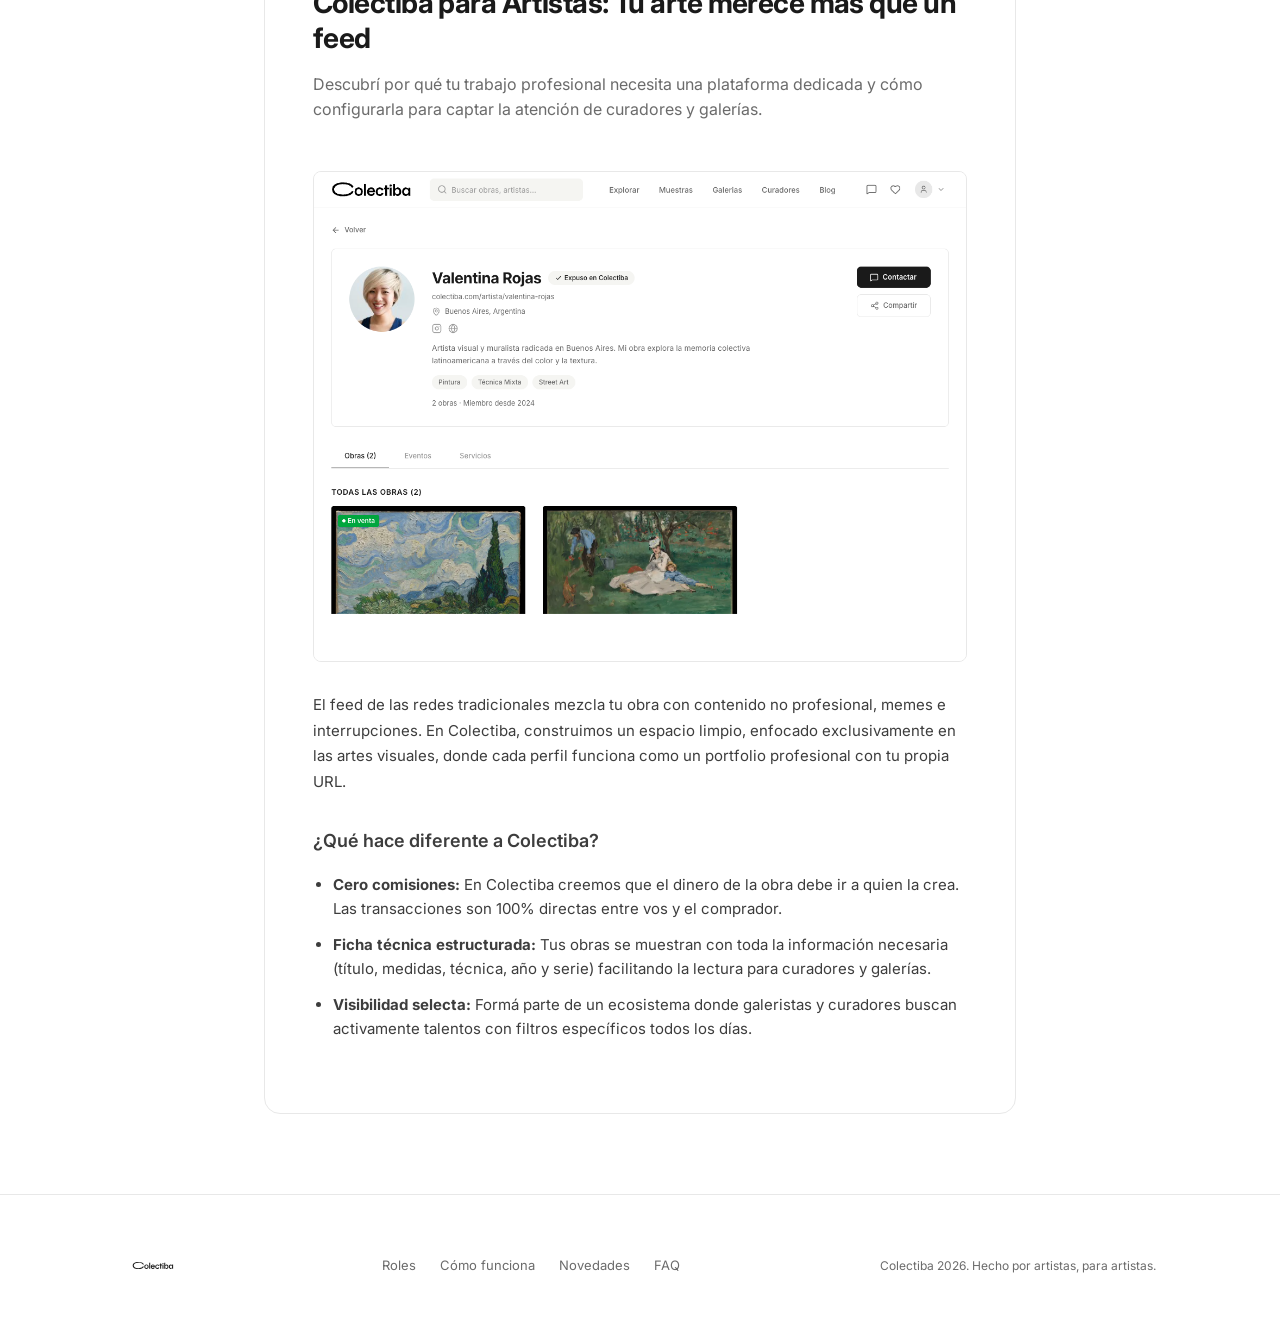
<file: novedades.html>
<!DOCTYPE html>
<html lang="es">
<head>
  <meta charset="UTF-8">
  <meta name="viewport" content="width=device-width, initial-scale=1.0">
  <title>Novedades — Colectiba</title>
  <meta name="description" content="Novedades y guías completas para artistas, curadores y galeristas en la plataforma Colectiba.">
  <link rel="icon" type="image/svg+xml" href="favicon.svg">
  <link rel="preconnect" href="https://fonts.googleapis.com">
  <link rel="preconnect" href="https://fonts.gstatic.com" crossorigin>
  <link rel="preload" href="https://fonts.googleapis.com/css2?family=Inter:wght@400;500;600;700&display=swap" as="style" onload="this.onload=null;this.rel='stylesheet'">
  <noscript><link rel="stylesheet" href="https://fonts.googleapis.com/css2?family=Inter:wght@400;500;600;700&display=swap"></noscript>
  <link rel="stylesheet" href="styles.css?v=1.1">
</head>
<body>

  <!-- Barra de navegación (Sticky Header) -->
  <nav class="nav">
    <div class="container">
      <a href="index.html" class="nav__logo" aria-label="Colectiba — Inicio">
        <svg viewBox="5 148 585 110" xmlns="http://www.w3.org/2000/svg" fill="currentColor" aria-hidden="true">
          <path d="M202.27,188.14c-17.71,0-30.08,12.86-30.08,31.27s12.37,31.25,30.08,31.25,29.97-12.91,29.97-31.38-12.32-31.14-29.97-31.14ZM202.27,238.24c-9.58,0-16.26-7.75-16.26-18.83s6.68-18.83,16.26-18.83,16.14,7.69,16.14,18.71-6.63,18.96-16.14,18.96Z"/>
          <rect x="240.59" y="163.64" width="13.95" height="85.27"/>
          <path d="M291.81,188.14c-17.22,0-29.26,12.91-29.26,31.38s12.04,31.14,29.26,31.14c20.43,0,26.7-16.58,26.7-16.58l-11.77-5.64s-3.51,9.91-14.69,9.91c-8.23,0-14.42-5.78-15.85-14.78h43.12s.25-3.75.25-5.33c0-18.56-10.62-30.1-27.75-30.1ZM276.7,212.79c2.16-7.8,7.78-12.45,15.11-12.45,7.72,0,12.8,4.41,14.34,12.45h-29.45Z"/>
          <path d="M381.12,233.26l-.14.28c-4.98,11.03-14.32,17.11-26.32,17.11-17.65,0-29.97-12.84-29.97-31.25s12.28-31.27,29.85-31.27c12.24,0,21.34,5.85,26.33,16.89l.13.28-.28.13-11.44,5.25-.3.14-.13-.3c-2.9-6.51-7.85-9.96-14.31-9.96-9.5,0-16.14,7.74-16.14,18.83s6.68,18.83,16.26,18.83c6.35,0,11.25-3.5,14.18-10.09l.13-.3.3.14,11.55,5.14.3.13Z"/>
          <polygon points="420.84 190.02 420.84 202.44 407.42 202.44 407.42 248.91 393.47 248.91 393.47 202.44 384.6 202.44 384.6 190.02 393.47 190.02 393.47 174.02 407.42 174.02 407.42 190.02 420.84 190.02"/>
          <path d="M441.86,174.92c0,4.87-3.58,8.26-8.71,8.26s-8.73-3.39-8.73-8.26,3.59-8.37,8.73-8.37,8.71,3.45,8.71,8.37Z"/>
          <rect x="426.17" y="190.02" width="13.95" height="58.89"/>
          <path d="M484.04,188.62c-8.43,0-15.1,3.78-19.32,10.95l-.32-.05c.46-5.07.46-7.89.46-13.39v-22.49h-13.95v85.27h13.71v-.32c0-3.29,0-5.93-.22-9.08l.32-.03c4.19,7.2,10.35,10.7,18.85,10.7,15.59,0,26.47-12.61,26.47-30.67s-10.7-30.9-26-30.9ZM480.65,237.77c-9.66,0-16.15-7.38-16.15-18.36s6.49-18.25,16.15-18.25,15.55,7.28,15.55,18.12-6.24,18.37-15.55,18.48Z"/>
          <path d="M561.27,190.02v.32c0,3.29,0,5.93.2,9.08l-.32.03c-4.19-7.2-10.32-10.7-18.72-10.7-15.66,0-26.58,12.65-26.58,30.78s10.68,30.79,26,30.79c8.42,0,15.1-3.78,19.3-10.95l.32.05c-.2,3.36-.2,9.5-.2,9.5h13.69v-58.89h-13.69ZM545.35,237.77c-9.38,0-15.68-7.33-15.68-18.25s6.45-18.36,15.68-18.36,16.15,7.33,16.15,18.25-6.35,18.36-16.15,18.36Z"/>
          <path d="M153.09,213.82l13.02,5.78c-10.63,22.17-36.59,33.05-77.25,33.05-58.82,0-78.97-24.82-78.87-50.02-.23-24.96,20.36-50.02,78.87-50.02,40.66,0,66.62,10.88,77.25,33.05l-13.02,5.78s-7.69-26.36-64.3-26.36c-42.18,0-64.44,17.1-64.44,37.65.73,21.71,22.26,37.47,64.44,37.47,56.6,0,64.3-26.36,64.3-26.36Z"/>
        </svg>
      </a>
      <ul class="nav__links">
        <li><a href="index.html#roles">Roles</a></li>
        <li><a href="index.html#como-funciona">Cómo funciona</a></li>
        <li><a href="novedades.html" class="active">Novedades</a></li>
        <li><a href="index.html#faq">FAQ</a></li>
        <li><a href="index.html#waitlist" class="btn btn--primary btn--small">Sumate</a></li>
        <li><a href="https://app.colectiba.com/login" class="btn btn--secondary btn--small">Ingresar</a></li>
      </ul>
      <button class="nav__mobile-toggle" aria-label="Menú" aria-expanded="false" onclick="this.setAttribute('aria-expanded', this.getAttribute('aria-expanded') === 'false' ? 'true' : 'false'); document.querySelector('.nav__links').classList.toggle('open')">
        <span></span><span></span><span></span>
      </button>
    </div>
  </nav>

  <main id="contenido">

  <!-- Blog Hero -->
  <section class="page-hero">
    <div class="container">
      <span class="hero__tag">Novedades de la App</span>
      <h1 class="page-hero__title font-display">Noticias & Guías</h1>
      <p class="page-hero__subtitle">Descubrí las últimas actualizaciones del ecosistema de Colectiba y cómo optimizar tu perfil profesional.</p>
    </div>
  </section>

  <!-- Feed de Novedades -->
  <section class="section">
    <div class="container" style="max-width: 800px;">
      <div class="blog-feed">
      
        <!-- Artículo: Galerías (id: galerias) -->
        <article class="blog-post" id="galerias">
          <div class="blog-post__header">
            <span class="blog-post__tag">Galerías</span>
            <span class="blog-post__date">30 de Julio, 2026</span>
          </div>
          <h2 class="blog-post__title font-display">Colectiba para Galerías: El talento argentino, a un click</h2>
          <p class="blog-post__lead">Presentamos las nuevas herramientas diseñadas específicamente para galerías y espacios de arte que buscan descubrir artistas de todo el país sin intermediarios.</p>
          <div class="blog-post__image">
            <img src="screenshot-galerias.png" alt="Descubrí artistas en Colectiba" style="width: 100%; border-radius: 8px; border: 1px solid var(--grey-200); margin: 24px 0;">
          </div>
          <div class="blog-post__content">
            <p>Las galerías son actores esenciales en la difusión y valorización del arte. Por eso, Colectiba ha desarrollado un espacio exclusivo pensado para facilitar la gestión de tu espacio físico o virtual y el scouting de nuevos talentos.</p>
            <h3>Beneficios clave de tu perfil de galería:</h3>
            <ul>
              <li><strong>Portfolios profesionales al instante:</strong> Accedé de manera estructurada a las fichas técnicas completas de cada obra, incluyendo técnica, medidas, series y trayectoria del artista.</li>
              <li><strong>Scouting geolocalizado:</strong> Encontrá artistas mediante filtros reales de técnica, ciudad y trayectoria.</li>
              <li><strong>Visibilidad de tu espacio:</strong> Creá un perfil público para tu galería donde podés listar a tus artistas representados, subir fotos de tus salas y publicar muestras activas.</li>
              <li><strong>Conexión con curadores:</strong> Colaborá con curadores registrados para co-crear muestras y expandir tu red de influencia.</li>
            </ul>
          </div>
        </article>

        <!-- Artículo: Curadores (id: curadores) -->
        <article class="blog-post" id="curadores">
          <div class="blog-post__header">
            <span class="blog-post__tag">Curadores</span>
            <span class="blog-post__date">28 de Julio, 2026</span>
          </div>
          <h2 class="blog-post__title font-display">Colectiba para Curadores: Tu visión curatorial a otro nivel</h2>
          <p class="blog-post__lead">Simplificá tu proceso de investigación artística. Accedé a portfolios profesionales depurados y armá selecciones de manera intuitiva.</p>
          <div class="blog-post__image">
            <img src="screenshot-galerias.png" alt="Búsqueda de artistas con filtros profesionales" style="width: 100%; border-radius: 8px; border: 1px solid var(--grey-200); margin: 24px 0;">
          </div>
          <div class="blog-post__content">
            <p>La investigación de campo de los curadores suele estar dispersa entre redes sociales no profesionales y catálogos en PDF. Colectiba unifica la escena artística argentina ofreciendo datos certeros e información profesional.</p>
            <h3>Herramientas que potencian tu trabajo:</h3>
            <ul>
              <li><strong>Búsqueda avanzada y especializada:</strong> Filtrá por disciplina, ubicación, trayectoria e incluso materiales utilizados.</li>
              <li><strong>Colecciones públicas:</strong> Armá selecciones de artistas que sigan un eje temático o conceptual, y compartilas de forma pública con galeristas, coleccionistas y otros artistas.</li>
              <li><strong>Contacto directo y fluido:</strong> Escribile de forma directa a los artistas que te interesan sin intermediarios ni burocracia.</li>
            </ul>
          </div>
        </article>

        <!-- Artículo: Artistas (id: artistas) -->
        <article class="blog-post" id="artistas">
          <div class="blog-post__header">
            <span class="blog-post__tag">Artistas</span>
            <span class="blog-post__date">25 de Julio, 2026</span>
          </div>
          <h2 class="blog-post__title font-display">Colectiba para Artistas: Tu arte merece más que un feed</h2>
          <p class="blog-post__lead">Descubrí por qué tu trabajo profesional necesita una plataforma dedicada y cómo configurarla para captar la atención de curadores y galerías.</p>
          <div class="blog-post__image">
            <img src="screenshot-artista.png" alt="Ejemplo de perfil profesional de artista" style="width: 100%; border-radius: 8px; border: 1px solid var(--grey-200); margin: 24px 0;">
          </div>
          <div class="blog-post__content">
            <p>El feed de las redes tradicionales mezcla tu obra con contenido no profesional, memes e interrupciones. En Colectiba, construimos un espacio limpio, enfocado exclusivamente en las artes visuales, donde cada perfil funciona como un portfolio profesional con tu propia URL.</p>
            <h3>¿Qué hace diferente a Colectiba?</h3>
            <ul>
              <li><strong>Cero comisiones:</strong> En Colectiba creemos que el dinero de la obra debe ir a quien la crea. Las transacciones son 100% directas entre vos y el comprador.</li>
              <li><strong>Ficha técnica estructurada:</strong> Tus obras se muestran con toda la información necesaria (título, medidas, técnica, año y serie) facilitando la lectura para curadores y galerías.</li>
              <li><strong>Visibilidad selecta:</strong> Formá parte de un ecosistema donde galeristas y curadores buscan activamente talentos con filtros específicos todos los días.</li>
            </ul>
          </div>
        </article>

      </div>
    </div>
  </section>

  </main>

  <!-- Footer -->
  <footer class="footer">
    <div class="container">
      <a href="index.html" class="footer__logo" aria-label="Colectiba — Inicio">
        <svg viewBox="0 0 595.28 419.53" xmlns="http://www.w3.org/2000/svg" fill="currentColor" aria-hidden="true"><path d="M202.27,188.14c-17.71,0-30.08,12.86-30.08,31.27s12.37,31.25,30.08,31.25,29.97-12.91,29.97-31.38-12.32-31.14-29.97-31.14ZM202.27,238.24c-9.58,0-16.26-7.75-16.26-18.83s6.68-18.83,16.26-18.83,16.14,7.69,16.14,18.71-6.63,18.96-16.14,18.96Z"/><rect x="240.59" y="163.64" width="13.95" height="85.27"/><path d="M291.81,188.14c-17.22,0-29.26,12.91-29.26,31.38s12.04,31.14,29.26,31.14c20.43,0,26.7-16.58,26.7-16.58l-11.77-5.64s-3.51,9.91-14.69,9.91c-8.23,0-14.42-5.78-15.85-14.78h43.12s.25-3.75.25-5.33c0-18.56-10.62-30.1-27.75-30.1ZM276.7,212.79c2.16-7.8,7.78-12.45,15.11-12.45,7.72,0,12.8,4.41,14.34,12.45h-29.45Z"/><path d="M381.12,233.26l-.14.28c-4.98,11.03-14.32,17.11-26.32,17.11-17.65,0-29.97-12.84-29.97-31.25s12.28-31.27,29.85-31.27c12.24,0,21.34,5.85,26.33,16.89l.13.28-.28.13-11.44,5.25-.3.14-.13-.3c-2.9-6.51-7.85-9.96-14.31-9.96-9.5,0-16.14,7.74-16.14,18.83s6.68,18.83,16.26,18.83c6.35,0,11.25-3.5,14.18-10.09l.13-.3.3.14,11.55,5.14.3.13Z"/><polygon points="420.84 190.02 420.84 202.44 407.42 202.44 407.42 248.91 393.47 248.91 393.47 202.44 384.6 202.44 384.6 190.02 393.47 190.02 393.47 174.02 407.42 174.02 407.42 190.02 420.84 190.02"/><path d="M441.86,174.92c0,4.87-3.58,8.26-8.71,8.26s-8.73-3.39-8.73-8.26,3.59-8.37,8.73-8.37,8.71,3.45,8.71,8.37Z"/><rect x="426.17" y="190.02" width="13.95" height="58.89"/><path d="M484.04,188.62c-8.43,0-15.1,3.78-19.32,10.95l-.32-.05c.46-5.07.46-7.89.46-13.39v-22.49h-13.95v85.27h13.71v-.32c0-3.29,0-5.93-.22-9.08l.32-.03c4.19,7.2,10.35,10.7,18.85,10.7,15.59,0,26.47-12.61,26.47-30.67s-10.7-30.9-26-30.9ZM480.65,237.77c-9.66,0-16.15-7.38-16.15-18.36s6.49-18.25,16.15-18.25,15.55,7.28,15.55,18.12-6.24,18.37-15.55,18.48Z"/><path d="M561.27,190.02v.32c0,3.29,0,5.93.2,9.08l-.32.03c-4.19-7.2-10.32-10.7-18.72-10.7-15.66,0-26.58,12.65-26.58,30.78s10.68,30.79,26,30.79c8.42,0,15.1-3.78,19.3-10.95l.32.05c-.2,3.36-.2,9.5-.2,9.5h13.69v-58.89h-13.69ZM545.35,237.77c-9.38,0-15.68-7.33-15.68-18.25s6.45-18.36,15.68-18.36,16.15,7.33,16.15,18.25-6.35,18.36-16.15,18.36Z"/><path d="M153.09,213.82l13.02,5.78c-10.63,22.17-36.59,33.05-77.25,33.05-58.82,0-78.97-24.82-78.87-50.02-.23-24.96,20.36-50.02,78.87-50.02,40.66,0,66.62,10.88,77.25,33.05l-13.02,5.78s-7.69-26.36-64.3-26.36c-42.18,0-64.44,17.1-64.44,37.65.73,21.71,22.26,37.47,64.44,37.47,56.6,0,64.3-26.36,64.3-26.36Z"/></svg>
      </a>
      <ul class="footer__links">
        <li><a href="index.html#roles">Roles</a></li>
        <li><a href="index.html#como-funciona">Cómo funciona</a></li>
        <li><a href="novedades.html">Novedades</a></li>
        <li><a href="index.html#faq">FAQ</a></li>
      </ul>
      <span class="footer__copy">Colectiba 2026. Hecho por artistas, para artistas.</span>
    </div>
  </footer>

  <script src="main.js" defer></script>
</body>
</html>
</file>
<file: styles.css>
/* =============================================================================
   Colectiba Landing — Estilos globales
   Design System: Inter, paleta monocromatica calida
   ============================================================================= */

:root {
  --black: #1A1A1A;
  --black-light: #2D2D2D;
  --grey-900: #3D3D3D;
  --grey-700: #6B6B6B;
  --grey-500: #9B9B9B;
  --grey-300: #D4D4D4;
  --grey-200: #E8E8E8;
  --grey-100: #F5F5F2;
  --white: #FFFFFF;
  --warm: #F8F6F3;
  --danger: #DC2626;
  --success: #16A34A;
}

.skip-link {
  position: absolute;
  top: -100%;
  left: 16px;
  z-index: 200;
  padding: 12px 24px;
  background: var(--black);
  color: var(--white);
  font-size: 14px;
  font-weight: 600;
  text-decoration: none;
  border-radius: 0 0 8px 8px;
}

.skip-link:focus {
  top: 0;
}

a:focus-visible,
button:focus-visible {
  outline: 2px solid var(--black);
  outline-offset: 2px;
  border-radius: 4px;
}

.section--dark a:focus-visible,
.section--dark button:focus-visible {
  outline-color: var(--white);
}

*, *::before, *::after {
  margin: 0;
  padding: 0;
  box-sizing: border-box;
}

html {
  scroll-behavior: smooth;
}

body {
  font-family: 'Inter', system-ui, sans-serif;
  color: var(--black);
  background: var(--white);
  font-size: 14px;
  line-height: 1.6;
  -webkit-font-smoothing: antialiased;
}

.font-display {
  font-weight: 700;
  letter-spacing: -0.02em;
}

/* ---- Layout ---- */

.container {
  max-width: 1080px;
  margin: 0 auto;
  padding: 0 24px;
}

.section {
  padding: 80px 0;
}

.section--warm {
  background: var(--warm);
}

.section--dark {
  background: var(--black);
  color: var(--white);
}

/* ---- Nav ---- */

.nav {
  position: fixed;
  top: 0;
  left: 0;
  right: 0;
  z-index: 100;
  background: rgba(255, 255, 255, 0.95);
  backdrop-filter: blur(12px);
  border-bottom: 1px solid var(--grey-200);
  height: 64px;
  display: flex;
  align-items: center;
}

.nav .container {
  display: flex;
  align-items: center;
  justify-content: space-between;
  width: 100%;
}

.nav__logo {
  display: flex;
  align-items: center;
  padding: 8px;
  min-height: 44px;
  min-width: 44px;
  color: var(--black);
  text-decoration: none;
}

.nav__logo svg {
  height: 27px;
  width: auto;
}

.nav__links {
  display: flex;
  gap: 32px;
  list-style: none;
  align-items: center;
}

.nav__links a {
  color: var(--grey-700);
  text-decoration: none;
  font-size: 13px;
  font-weight: 500;
  transition: color 0.2s;
}

.nav__links a:hover {
  color: var(--black);
}

.nav__links a.active {
  color: var(--black);
}

/* Los botones dentro del nav mantienen su propio color (evita gris ilegible) */
.nav__links a.btn--primary {
  color: var(--white);
}

.nav__links a.btn--secondary {
  color: var(--black);
}

.nav__mobile-toggle {
  display: none;
  background: none;
  border: none;
  cursor: pointer;
  padding: 12px;
  min-width: 44px;
  min-height: 44px;
}

.nav__mobile-toggle span {
  display: block;
  width: 20px;
  height: 2px;
  background: var(--black);
  margin: 5px 0;
  transition: 0.3s;
}

/* ---- Hero ---- */

.hero {
  padding: 180px 0 120px;
  text-align: center;
  background-image: linear-gradient(rgba(255, 255, 255, 0.75), rgba(255, 255, 255, 0.95)), url('hero-bg.png');
  background-size: cover;
  background-position: center;
  background-repeat: no-repeat;
}

.hero__tag {
  display: inline-block;
  font-size: 12px;
  font-weight: 600;
  color: var(--grey-700);
  text-transform: uppercase;
  letter-spacing: 0.08em;
  margin-bottom: 24px;
  padding: 6px 16px;
  border: 1px solid var(--grey-200);
  border-radius: 100px;
}

.hero__title {
  font-size: 42px;
  line-height: 1.15;
  margin-bottom: 20px;
  max-width: 700px;
  margin-left: auto;
  margin-right: auto;
}

.hero__subtitle {
  font-size: 18px;
  color: var(--grey-700);
  max-width: 540px;
  margin: 0 auto 40px;
  line-height: 1.6;
}

.hero__cta {
  display: flex;
  gap: 12px;
  justify-content: center;
  flex-wrap: wrap;
}

/* ---- Buttons ---- */

.btn {
  display: inline-flex;
  align-items: center;
  justify-content: center;
  gap: 8px;
  padding: 12px 28px;
  font-size: 14px;
  font-weight: 600;
  font-family: inherit;
  border-radius: 8px;
  border: none;
  cursor: pointer;
  text-decoration: none;
  transition: all 0.2s;
}

.btn--primary {
  background: var(--black);
  color: var(--white);
}

.btn--primary:hover {
  background: var(--black-light);
}

.btn--secondary {
  background: transparent;
  color: var(--black);
  border: 1px solid var(--grey-200);
}

.btn--secondary:hover {
  border-color: var(--grey-300);
  background: var(--grey-100);
}

.btn--large {
  padding: 16px 36px;
  font-size: 15px;
}

.btn--small {
  padding: 8px 20px;
  font-size: 13px;
}

.btn--white {
  background: var(--white);
  color: var(--black);
}

.btn--white:hover {
  background: var(--grey-100);
}

/* ---- Cards de perfil ---- */

.profiles {
  display: grid;
  grid-template-columns: repeat(3, 1fr);
  gap: 24px;
  margin-top: 60px;
}

.profile-card {
  background: var(--white);
  border: 1px solid var(--grey-200);
  border-radius: 12px;
  padding: 40px 32px;
  text-align: left;
  transition: border-color 0.2s;
}

.profile-card:hover {
  border-color: var(--grey-300);
}

.profile-card__icon {
  width: 48px;
  height: 48px;
  background: var(--grey-100);
  border-radius: 12px;
  display: flex;
  align-items: center;
  justify-content: center;
  margin-bottom: 24px;
}

.profile-card__icon svg {
  width: 24px;
  height: 24px;
  stroke: var(--black);
}

.profile-card__title {
  font-size: 20px;
  font-weight: 600;
  margin-bottom: 12px;
}

.profile-card__desc {
  font-size: 14px;
  color: var(--grey-700);
  line-height: 1.6;
  margin-bottom: 24px;
}

.profile-card__link {
  font-size: 13px;
  font-weight: 600;
  color: var(--black);
  text-decoration: none;
  display: inline-flex;
  align-items: center;
  gap: 6px;
  min-height: 44px;
  padding: 12px 0;
}

.profile-card__link:hover {
  gap: 10px;
}

.profile-card__link::after {
  content: '→';
}

/* ---- Features / Beneficios ---- */

.features {
  display: grid;
  grid-template-columns: repeat(2, 1fr);
  gap: 48px;
  align-items: center;
}

.features__content {
  max-width: 460px;
}

.features__tag {
  font-size: 12px;
  font-weight: 600;
  color: var(--grey-700);
  text-transform: uppercase;
  letter-spacing: 0.08em;
  margin-bottom: 16px;
}

.features__title {
  font-size: 28px;
  line-height: 1.2;
  margin-bottom: 16px;
}

.features__text {
  font-size: 15px;
  color: var(--grey-700);
  line-height: 1.7;
  margin-bottom: 32px;
}

.features__list {
  list-style: none;
  display: flex;
  flex-direction: column;
  gap: 16px;
}

.features__list li {
  display: flex;
  align-items: flex-start;
  gap: 12px;
  font-size: 14px;
  color: var(--grey-900);
}

.features__list li::before {
  content: '';
  width: 20px;
  height: 20px;
  min-width: 20px;
  background: var(--grey-100);
  border-radius: 50%;
  display: flex;
  align-items: center;
  justify-content: center;
  margin-top: 2px;
  background-image: url("data:image/svg+xml,%3Csvg xmlns='http://www.w3.org/2000/svg' width='12' height='12' viewBox='0 0 24 24' fill='none' stroke='%231A1A1A' stroke-width='2.5' stroke-linecap='round' stroke-linejoin='round'%3E%3Cpolyline points='20 6 9 17 4 12'%3E%3C/polyline%3E%3C/svg%3E");
  background-repeat: no-repeat;
  background-position: center;
}

.features__visual {
  background: var(--grey-100);
  border-radius: 16px;
  aspect-ratio: 4/3;
  display: flex;
  align-items: center;
  justify-content: center;
  overflow: hidden;
}

.features__visual--placeholder {
  font-size: 13px;
  color: var(--grey-500);
  font-weight: 500;
}

/* ---- How it works (como funciona) ---- */

.steps {
  display: grid;
  grid-template-columns: repeat(3, 1fr);
  gap: 24px;
  margin-top: 60px;
}

.step {
  background: var(--white);
  border: 1px solid var(--grey-200);
  border-radius: 12px;
  padding: 40px 32px;
  text-align: left;
  transition: border-color 0.2s;
}

.step:hover {
  border-color: var(--grey-300);
}

.step__number {
  width: 48px;
  height: 48px;
  background: var(--grey-100);
  border-radius: 12px;
  display: flex;
  align-items: center;
  justify-content: center;
  margin-bottom: 24px;
  color: var(--black);
  font-size: 18px;
  font-weight: 700;
}

.step__title {
  font-size: 20px;
  font-weight: 600;
  margin-bottom: 12px;
}

.step__desc {
  font-size: 14px;
  color: var(--grey-700);
  line-height: 1.6;
}

/* ---- Ecosistema (visual) ---- */

.ecosystem {
  text-align: center;
  padding: 40px 0;
}

.ecosystem__diagram {
  display: flex;
  align-items: center;
  justify-content: center;
  gap: 40px;
  margin-top: 48px;
  flex-wrap: wrap;
}

.ecosystem__node {
  width: 160px;
  height: 160px;
  border-radius: 50%;
  display: flex;
  flex-direction: column;
  align-items: center;
  justify-content: center;
  gap: 8px;
  border: 2px solid var(--grey-200);
  background: var(--white);
}

.ecosystem__node--active {
  border-color: var(--black);
}

.ecosystem__node-icon svg {
  width: 32px;
  height: 32px;
  stroke: var(--black);
}

.ecosystem__node-label {
  font-size: 14px;
  font-weight: 600;
}

.ecosystem__connector {
  width: 60px;
  height: 2px;
  background: var(--grey-300);
  position: relative;
}

.ecosystem__connector::after {
  content: '';
  position: absolute;
  right: -4px;
  top: -4px;
  width: 10px;
  height: 10px;
  border-right: 2px solid var(--grey-300);
  border-top: 2px solid var(--grey-300);
  transform: rotate(45deg);
}

/* ---- Waitlist form ---- */

.waitlist {
  text-align: center;
  max-width: 520px;
  margin: 0 auto;
}

.waitlist__title {
  font-size: 28px;
  margin-bottom: 12px;
}

.waitlist__subtitle {
  font-size: 15px;
  color: var(--grey-700);
  margin-bottom: 32px;
}

.waitlist__form {
  display: flex;
  flex-direction: column;
  gap: 12px;
}

.waitlist__row {
  display: flex;
  gap: 12px;
}

.waitlist__input {
  flex: 1;
  padding: 14px 16px;
  font-size: 14px;
  font-family: inherit;
  border: 1px solid var(--grey-200);
  border-radius: 8px;
  background: var(--white);
  color: var(--black);
  outline: none;
  transition: border-color 0.2s;
}

.waitlist__input:focus {
  border-color: var(--black);
}

.waitlist__input::placeholder {
  color: var(--grey-500);
}

.waitlist__select {
  flex: 1;
  padding: 14px 16px;
  font-size: 14px;
  font-family: inherit;
  border: 1px solid var(--grey-200);
  border-radius: 8px;
  background: var(--white);
  color: var(--black);
  outline: none;
  cursor: pointer;
  appearance: none;
  background-image: url("data:image/svg+xml,%3Csvg xmlns='http://www.w3.org/2000/svg' width='12' height='12' viewBox='0 0 24 24' fill='none' stroke='%239B9B9B' stroke-width='2' stroke-linecap='round' stroke-linejoin='round'%3E%3Cpolyline points='6 9 12 15 18 9'%3E%3C/polyline%3E%3C/svg%3E");
  background-repeat: no-repeat;
  background-position: right 16px center;
}

.waitlist__select:focus {
  border-color: var(--black);
}

.waitlist__submit {
  width: 100%;
  margin-top: 4px;
}

.waitlist__success {
  display: none;
  padding: 24px;
  background: var(--grey-100);
  border-radius: 12px;
  text-align: center;
}

.waitlist__success h3 {
  font-size: 18px;
  margin-bottom: 8px;
}

.waitlist__success p {
  font-size: 14px;
  color: var(--grey-700);
}

/* ---- Stats ---- */

.stats {
  display: grid;
  grid-template-columns: repeat(3, 1fr);
  gap: 24px;
  text-align: center;
  margin-top: 64px;
  max-width: 600px;
  margin-left: auto;
  margin-right: auto;
  border-top: 1px solid var(--grey-200);
  padding-top: 32px;
}

.stat__number {
  font-size: 36px;
  font-weight: 700;
  letter-spacing: -0.02em;
  margin-bottom: 4px;
}

.stat__label {
  font-size: 13px;
  color: var(--grey-700);
}

.section--dark .stat__label {
  color: var(--grey-300);
}

/* ---- Section headers ---- */

.section-header {
  text-align: center;
  max-width: 600px;
  margin: 0 auto 48px;
}

.section-header__tag {
  font-size: 12px;
  font-weight: 600;
  color: var(--grey-700);
  text-transform: uppercase;
  letter-spacing: 0.08em;
  margin-bottom: 16px;
}

.section-header__title {
  font-size: 28px;
  line-height: 1.2;
  margin-bottom: 16px;
}

.section-header__text {
  font-size: 15px;
  color: var(--grey-700);
  line-height: 1.6;
}

.section--dark .section-header__tag {
  color: var(--grey-500);
}

.section--dark .section-header__text {
  color: var(--grey-300);
}

/* ---- Footer ---- */

.footer {
  border-top: 1px solid var(--grey-200);
  padding: 48px 0;
}

.footer .container {
  display: flex;
  align-items: center;
  justify-content: space-between;
}

.footer__logo {
  display: inline-flex;
  align-items: center;
  padding: 8px;
  min-height: 44px;
  min-width: 44px;
  color: var(--black);
  text-decoration: none;
}

.footer__logo svg {
  height: 30px;
  width: auto;
}

.footer__links {
  display: flex;
  gap: 24px;
  list-style: none;
}

.footer__links a {
  font-size: 13px;
  color: var(--grey-700);
  text-decoration: none;
  padding: 12px 0;
}

.footer__links a:hover {
  color: var(--black);
}

.footer__copy {
  font-size: 12px;
  color: var(--grey-700);
}

/* ---- Page hero (subpages) ---- */

.page-hero {
  padding: 140px 0 60px;
  text-align: center;
}

.page-hero__title {
  font-size: 36px;
  margin-bottom: 16px;
}

.page-hero__subtitle {
  font-size: 18px;
  color: var(--grey-700);
  max-width: 500px;
  margin: 0 auto;
  line-height: 1.6;
}

/* ---- Benefit rows ---- */

.benefit-row {
  display: grid;
  grid-template-columns: repeat(2, 1fr);
  gap: 64px;
  align-items: center;
  padding: 60px 0;
}

.benefit-row:not(:last-child) {
  border-bottom: 1px solid var(--grey-200);
}

.benefit-row--reverse .benefit-row__visual {
  order: -1;
}

.benefit-row__content h3 {
  font-size: 22px;
  margin-bottom: 16px;
}

.benefit-row__content p {
  font-size: 15px;
  color: var(--grey-700);
  line-height: 1.7;
  margin-bottom: 24px;
}

.benefit-row__visual {
  background: var(--grey-100);
  border-radius: 16px;
  aspect-ratio: 16/10;
  display: flex;
  align-items: center;
  justify-content: center;
  font-size: 13px;
  color: var(--grey-500);
}

/* ---- Responsive ---- */

@media (max-width: 768px) {
  .nav__links {
    display: none;
    position: absolute;
    top: 64px;
    left: 0;
    right: 0;
    background: var(--white);
    flex-direction: column;
    padding: 24px;
    gap: 16px;
    border-bottom: 1px solid var(--grey-200);
  }

  .nav__links.open {
    display: flex;
  }

  .nav__mobile-toggle {
    display: block;
  }

  .hero {
    padding: 120px 0 60px;
  }

  .hero__title {
    font-size: 28px;
  }

  .hero__subtitle {
    font-size: 15px;
  }

  .profiles {
    grid-template-columns: 1fr;
    gap: 16px;
  }

  .profile-card {
    padding: 28px 24px;
  }

  .features {
    grid-template-columns: 1fr;
    gap: 32px;
  }

  .features--reverse .features__visual {
    order: -1;
  }

  .steps {
    grid-template-columns: 1fr;
    gap: 32px;
  }

  .stats {
    grid-template-columns: 1fr;
    gap: 16px;
  }

  .waitlist__row {
    flex-direction: column;
  }

  .benefit-row {
    grid-template-columns: 1fr;
    gap: 32px;
  }

  .benefit-row--reverse .benefit-row__visual {
    order: 0;
  }

  .ecosystem__diagram {
    flex-direction: column;
    gap: 24px;
  }

  .ecosystem__connector {
    width: 2px;
    height: 40px;
  }

  .ecosystem__connector::after {
    right: -4px;
    top: auto;
    bottom: -4px;
    transform: rotate(135deg);
  }

  .footer .container {
    flex-direction: column;
    gap: 24px;
    text-align: center;
  }

  .page-hero__title {
    font-size: 28px;
  }

  .section {
    padding: 60px 0;
  }

  .section-header__title {
    font-size: 24px;
  }

  .features__title {
    font-size: 24px;
  }
}

/* ---- Dark mode ---- */

@media (prefers-color-scheme: dark) {
  :root {
    --black: #EDEDED;
    --black-light: #DADADA;
    --grey-900: #C0C0C0;
    --grey-700: #9B9B9B;
    --grey-500: #6B6B6B;
    --grey-300: #3D3D3D;
    --grey-200: #2D2D2D;
    --grey-100: #242422;
    --white: #1A1A1A;
    --warm: #1E1D1B;
  }

  .nav {
    background: rgba(26, 26, 26, 0.95);
  }

  .hero {
    background-image: linear-gradient(rgba(26, 26, 26, 0.8), rgba(26, 26, 26, 0.95)), url('hero-bg.png');
  }

  .section--dark {
    background: #111;
    color: #EDEDED;
  }

  .section--dark .section-header__tag {
    color: #6B6B6B;
  }

  .section--dark .section-header__text {
    color: #9B9B9B;
  }

  .section--dark .stat__label {
    color: #9B9B9B;
  }

  .section--dark .waitlist__input,
  .section--dark .waitlist__select {
    background: #242422;
    color: #EDEDED;
    border-color: #3D3D3D;
  }

  .section--dark .waitlist__input:focus,
  .section--dark .waitlist__select:focus {
    border-color: #EDEDED;
  }

  .section--dark .btn--white {
    background: #EDEDED;
    color: #1A1A1A;
  }

  .section--dark .btn--white:hover {
    background: #DADADA;
  }

  .section--dark .waitlist__success {
    background: #242422;
    color: #EDEDED;
  }

  .features__list li::before {
    background-image: url("data:image/svg+xml,%3Csvg xmlns='http://www.w3.org/2000/svg' width='12' height='12' viewBox='0 0 24 24' fill='none' stroke='%23EDEDED' stroke-width='2.5' stroke-linecap='round' stroke-linejoin='round'%3E%3Cpolyline points='20 6 9 17 4 12'%3E%3C/polyline%3E%3C/svg%3E");
  }
}

.features__visual img {
  width: 100%;
  height: 100%;
  object-fit: cover;
  object-position: top center;
  display: block;
}

/* ---- Consolidacion One-Page ---- */

html {
  scroll-behavior: smooth;
}

section[id] {
  scroll-margin-top: 80px; /* offset for fixed header */
}

.anchor-offset {
  display: block;
  height: 80px;
  margin-top: -80px;
  visibility: hidden;
  pointer-events: none;
}

/* Tabs UI */
.tabs-nav {
  display: flex;
  justify-content: center;
  gap: 12px;
  margin-bottom: 40px;
  border-bottom: 1px solid var(--grey-200);
  padding-bottom: 16px;
}

.tab-btn {
  background: none;
  border: none;
  font-family: inherit;
  font-size: 16px;
  font-weight: 500;
  color: var(--grey-500);
  padding: 12px 24px;
  cursor: pointer;
  position: relative;
  transition: color 0.2s ease;
  display: inline-flex;
  align-items: center;
  gap: 8px;
}

.tab-btn:hover {
  color: var(--black);
}

.tab-btn.active {
  color: var(--black);
  font-weight: 600;
}

.tab-btn.active::after {
  content: '';
  position: absolute;
  bottom: -17px;
  left: 0;
  width: 100%;
  height: 2px;
  background-color: var(--black);
}

.tab-panel {
  display: none;
}

.tab-panel.active {
  display: block;
  animation: fadeIn 0.4s ease-out;
}

@keyframes fadeIn {
  from {
    opacity: 0;
    transform: translateY(8px);
  }
  to {
    opacity: 1;
    transform: translateY(0);
  }
}

.features__visual--founder {
  transition: transform 0.3s ease;
}

.features__visual--founder:hover {
  transform: scale(1.01);
}

/* ---- Blog / Novedades ---- */

.blog-feed {
  display: flex;
  flex-direction: column;
  gap: 60px;
}

.blog-post {
  background: var(--white);
  border: 1px solid var(--grey-200);
  border-radius: 16px;
  padding: 48px;
  text-align: left;
  transition: border-color 0.2s;
  scroll-margin-top: 100px;
}

.blog-post:hover {
  border-color: var(--grey-300);
}

.blog-post__header {
  display: flex;
  align-items: center;
  gap: 12px;
  margin-bottom: 20px;
}

.blog-post__tag {
  font-size: 11px;
  font-weight: 600;
  text-transform: uppercase;
  letter-spacing: 0.05em;
  background: var(--grey-100);
  color: var(--grey-700);
  padding: 4px 10px;
  border-radius: 4px;
}

.blog-post__date {
  font-size: 13px;
  color: var(--grey-500);
}

.blog-post__title {
  font-size: 28px;
  line-height: 1.25;
  margin-bottom: 16px;
}

.blog-post__lead {
  font-size: 16px;
  color: var(--grey-700);
  line-height: 1.6;
  margin-bottom: 24px;
}

.blog-post__content {
  font-size: 15px;
  color: var(--grey-900);
  line-height: 1.7;
}

.blog-post__content p {
  margin-bottom: 16px;
}

.blog-post__content h3 {
  font-size: 18px;
  font-weight: 600;
  margin: 32px 0 16px;
}

.blog-post__content ul {
  padding-left: 20px;
  margin-bottom: 24px;
}

.blog-post__content li {
  margin-bottom: 12px;
  line-height: 1.6;
}

@media (max-width: 768px) {
  .blog-post {
    padding: 32px 24px;
  }
  .blog-post__title {
    font-size: 22px;
  }
}

/* ---- FAQ / Preguntas frecuentes ---- */

.faq-list {
  display: flex;
  flex-direction: column;
  gap: 16px;
  margin-top: 40px;
}

.faq-item {
  background: var(--white);
  border: 1px solid var(--grey-200);
  border-radius: 12px;
  transition: border-color 0.2s, box-shadow 0.2s;
  text-align: left;
}

.faq-item[open] {
  border-color: var(--grey-300);
  box-shadow: 0 4px 20px rgba(0, 0, 0, 0.02);
}

.faq-item__question {
  padding: 20px 24px;
  font-size: 16px;
  font-weight: 600;
  color: var(--black);
  cursor: pointer;
  display: flex;
  justify-content: space-between;
  align-items: center;
  user-select: none;
  list-style: none;
}

.faq-item__question::-webkit-details-marker {
  display: none;
}

.faq-item__question::after {
  content: '+';
  font-size: 20px;
  font-weight: 400;
  color: var(--grey-500);
  transition: transform 0.2s ease;
  line-height: 1;
}

.faq-item[open] .faq-item__question::after {
  transform: rotate(45deg);
  color: var(--black);
}

.faq-item__answer {
  padding: 0 24px 24px;
  font-size: 14px;
  color: var(--grey-700);
  line-height: 1.6;
}

.faq-item__answer a {
  color: var(--black);
  text-decoration: underline;
  font-weight: 500;
}

.faq-item__answer p {
  margin: 0;
}
</file>
